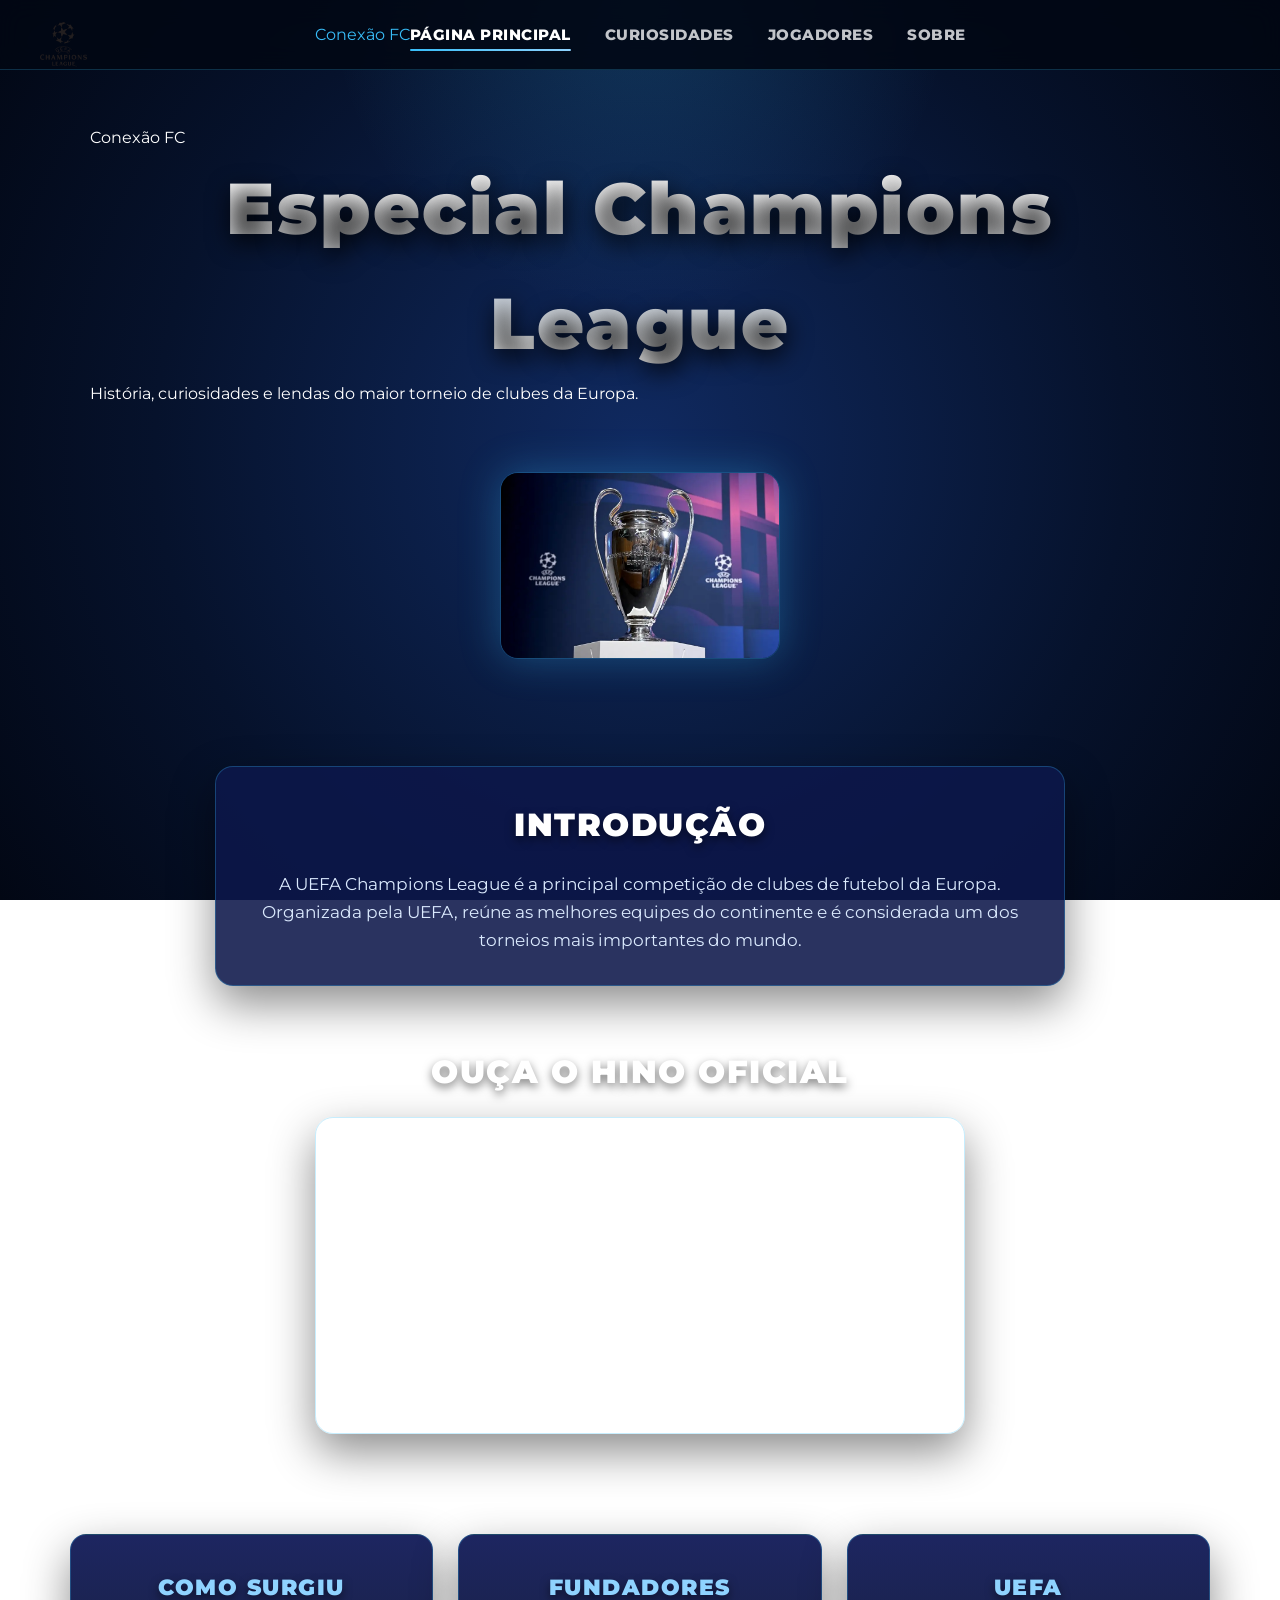
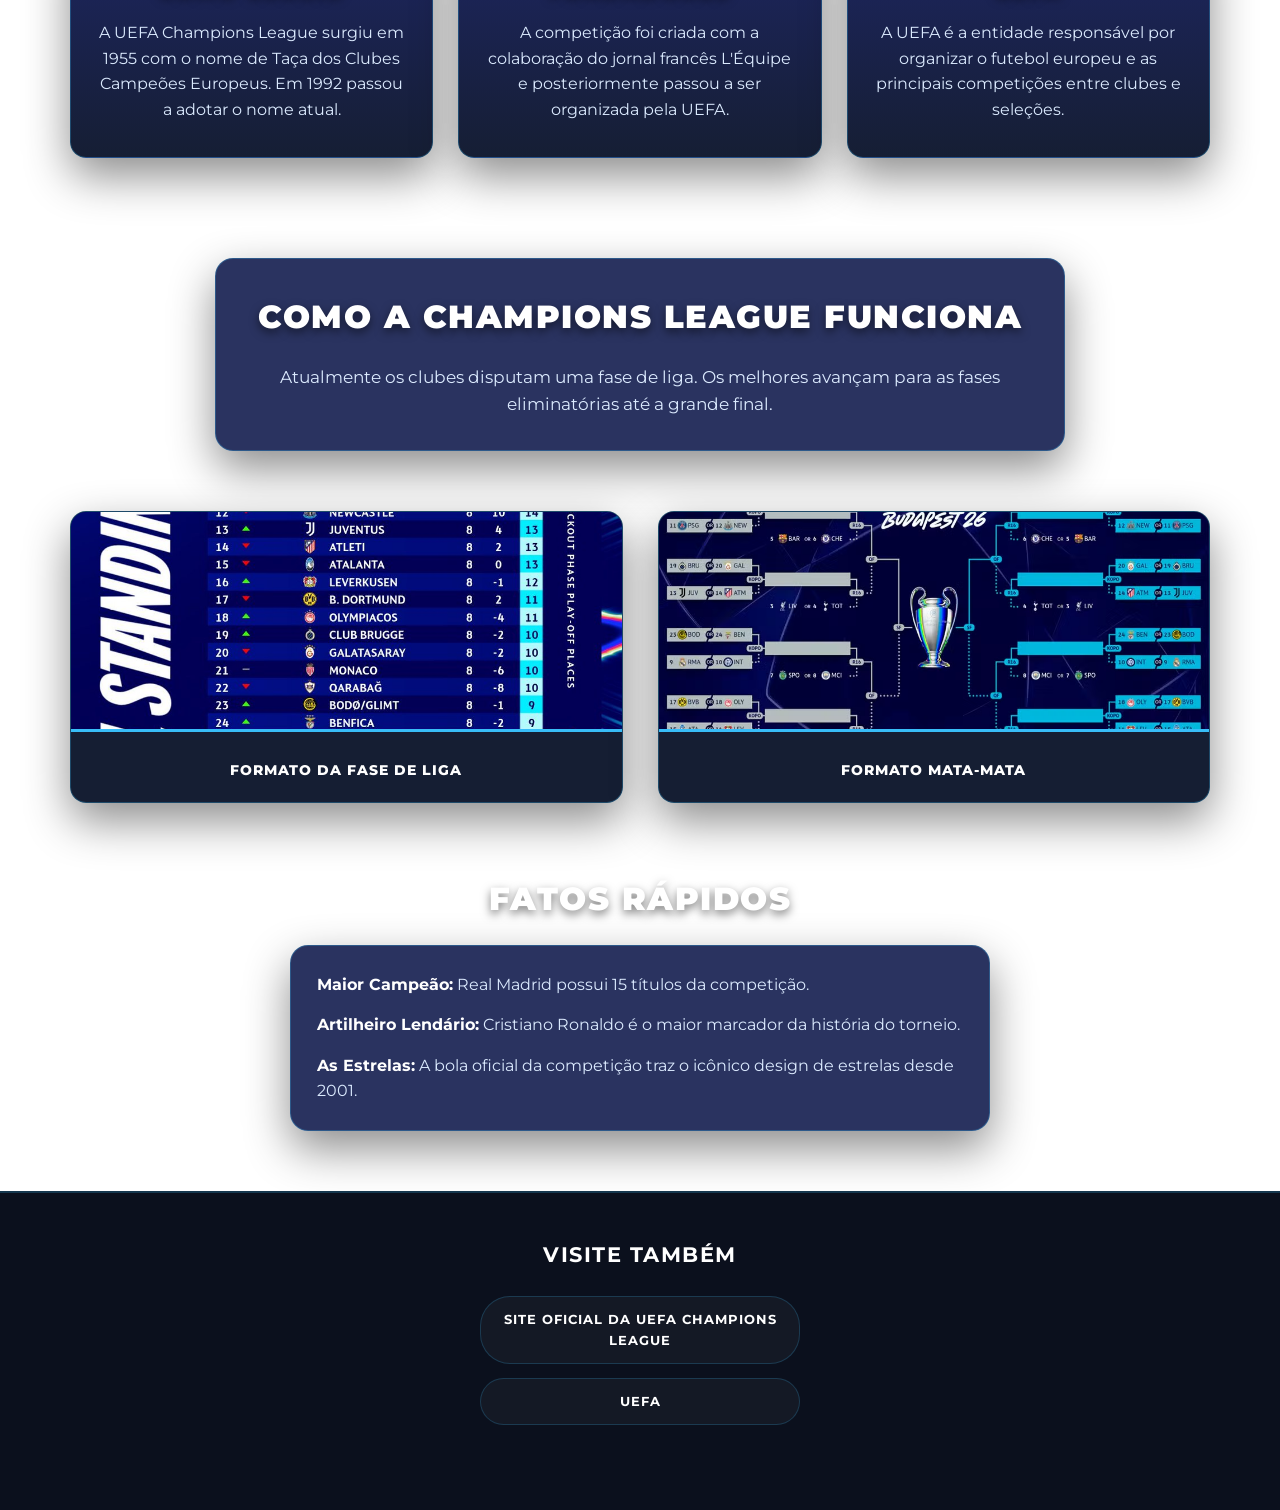
<file: index.html>
<!DOCTYPE html>
<html lang="pt-BR">

<head>
  <meta charset="UTF-8">
  <meta name="viewport" content="width=device-width, initial-scale=1.0">
  <link rel="icon" href="imagens_pietro/logo-champions.png">
  <title>Conexão FC | Página Principal</title>
  <link rel="stylesheet" href="style.css">
</head>

<body>
  <nav class="topo-site">
    <div class="topo-caixa">
      <a href="index.html" class="marca-site">
        <img src="imagens_pietro/logo-champions.png" alt="Logo Champions" class="topo-logo">
        <span>Conexão FC</span>
      </a>

      <ul class="topo-links">
        <li><a href="index.html" class="active">Página Principal</a></li>
        <li><a href="curiosidades.html">Curiosidades</a></li>
        <li><a href="jogadores.html">Jogadores</a></li>
        <li><a href="sobre.html">Sobre</a></li>
      </ul>
    </div>
  </nav>

  <header>
    <p class="marca-pagina">Conexão FC</p>
    <h1>Especial Champions League</h1>
    <p class="subtitulo-site">
      História, curiosidades e lendas do maior torneio de clubes da Europa.
    </p>
  </header>

  <main>
    <section class="secao-taca">
      <img src="imgs-pedro/taça-champions.webp" alt="Taça da Champions League">
    </section>

    <section id="historia">
      <h2>Introdução</h2>
      <p>
        A UEFA Champions League é a principal competição de clubes de futebol da Europa.
        Organizada pela UEFA, reúne as melhores equipes do continente e é considerada
        um dos torneios mais importantes do mundo.
      </p>
    </section>

    <section id="hino">
      <h2>Ouça o hino oficial</h2>

      <div class="video-container">
        <iframe width="560" height="315" src="https://www.youtube.com/embed/3b3mJMNQVn8?si=lM8RnhrhBqioe4Ml"
          title="YouTube video player" frameborder="0"
          allow="accelerometer; autoplay; clipboard-write; encrypted-media; gyroscope; picture-in-picture; web-share"
          referrerpolicy="strict-origin-when-cross-origin" allowfullscreen>
        </iframe>
      </div>
    </section>

    <section id="informacoes">
      <div class="caixa">
        <h2>Como Surgiu</h2>
        <p>
          A UEFA Champions League surgiu em 1955 com o nome de Taça dos Clubes Campeões
          Europeus. Em 1992 passou a adotar o nome atual.
        </p>
      </div>

      <div class="caixa">
        <h2>Fundadores</h2>
        <p>
          A competição foi criada com a colaboração do jornal francês L'Équipe e
          posteriormente passou a ser organizada pela UEFA.
        </p>
      </div>

      <div class="caixa">
        <h2>UEFA</h2>
        <p>
          A UEFA é a entidade responsável por organizar o futebol europeu e as principais
          competições entre clubes e seleções.
        </p>
      </div>
    </section>

    <section id="formato">
      <h2>Como a Champions League Funciona</h2>
      <p>
        Atualmente os clubes disputam uma fase de liga. Os melhores avançam para as
        fases eliminatórias até a grande final.
      </p>
    </section>

    <section class="formatos-imagens">
      <div>
        <img src="imgs-pedro/imagem fase de liga.jpg" alt="Fase da liga">
        <p>Formato da Fase de Liga</p>
      </div>

      <div>
        <img src="imgs-pedro/imagem fase mata-mata.avif" alt="Mata-Mata">
        <p>Formato Mata-Mata</p>
      </div>
    </section>
  </main>

  <section id="noticias">
    <h2>Fatos Rápidos</h2>

    <ul class="lista-noticias">
      <li><strong>Maior Campeão:</strong> Real Madrid possui 15 títulos da competição.</li>
      <li><strong>Artilheiro Lendário:</strong> Cristiano Ronaldo é o maior marcador da história do torneio.</li>
      <li><strong>As Estrelas:</strong> A bola oficial da competição traz o icônico design de estrelas desde 2001.</li>
    </ul>
  </section>

  <footer>
    <section class="visite">
      <h3>Visite também</h3>

      <ul>
        <li>
          <a href="https://www.uefa.com/uefachampionsleague/" target="_blank">
            Site Oficial da UEFA Champions League
          </a>
        </li>

        <li>
          <a href="https://www.uefa.com/" target="_blank">UEFA</a>
        </li>
      </ul>
    </section>
  </footer>

  <script src="script.js"></script>
</body>

</html>
</file>
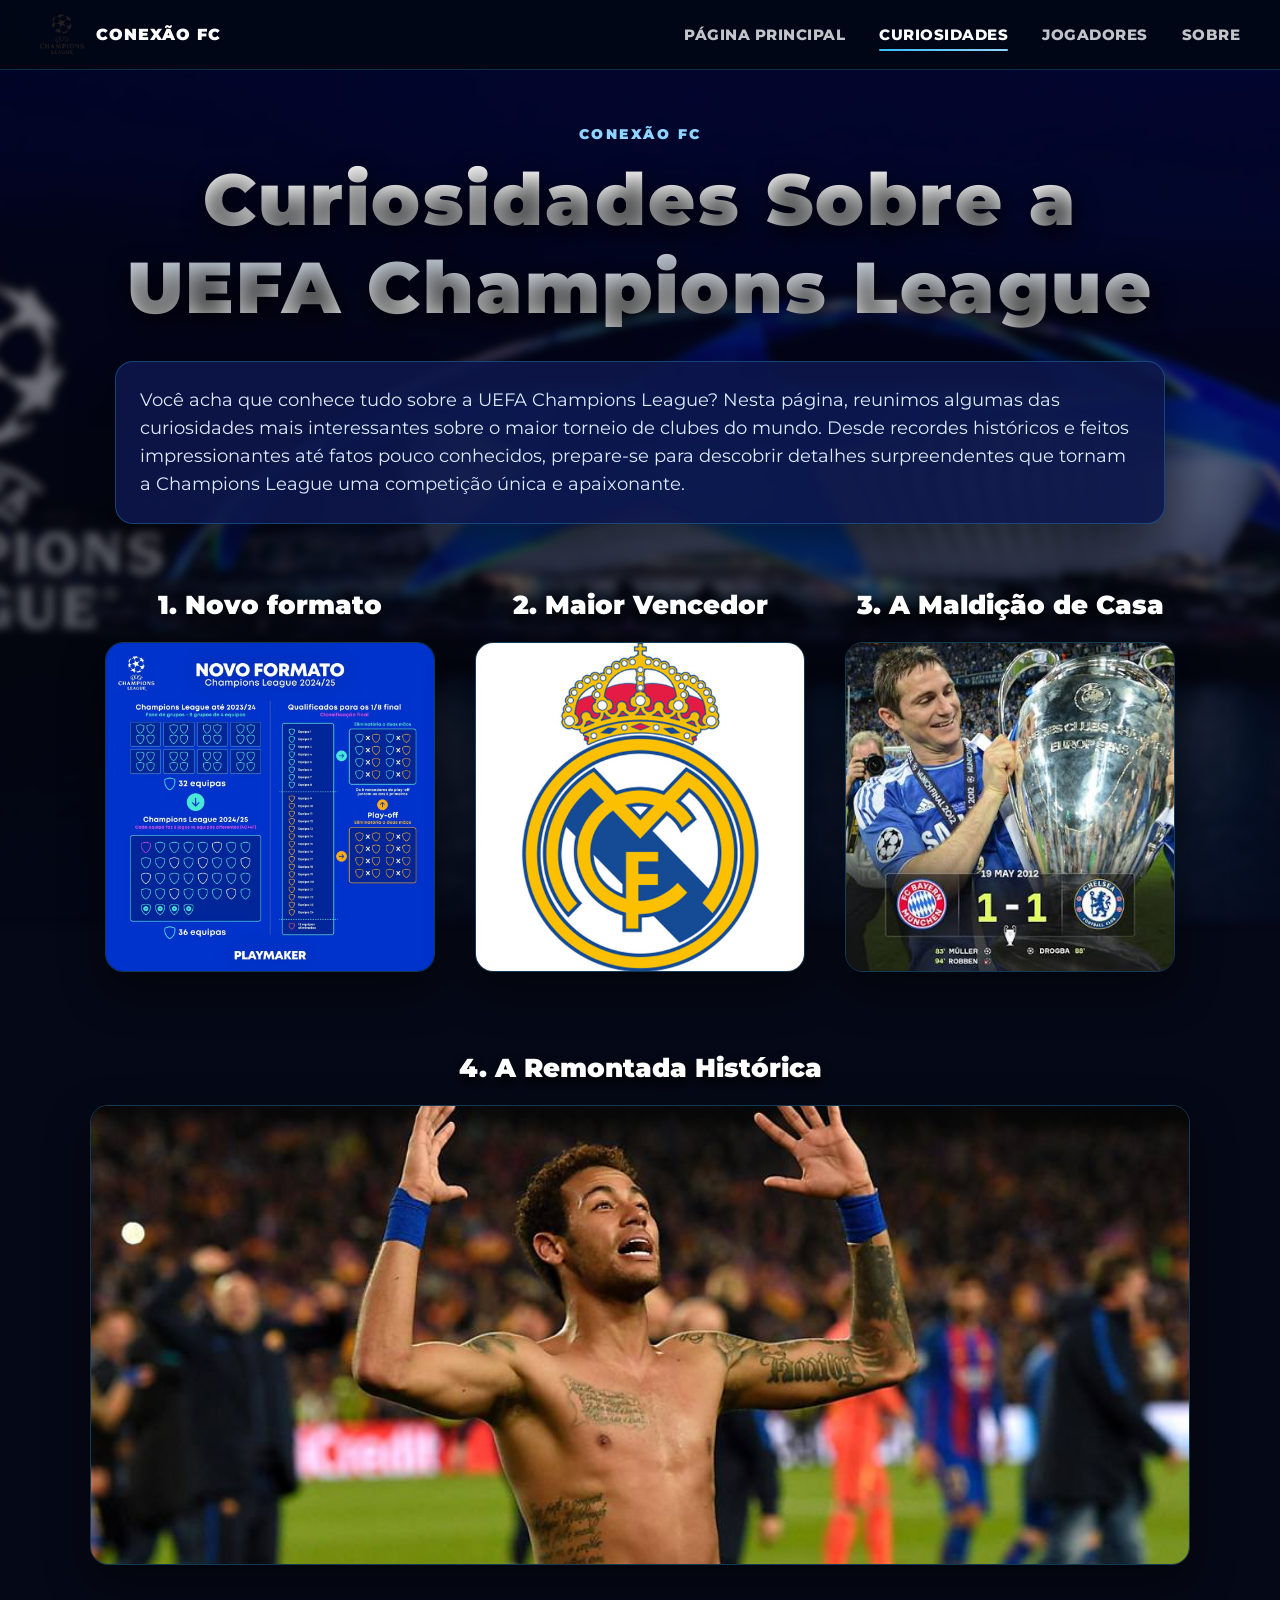
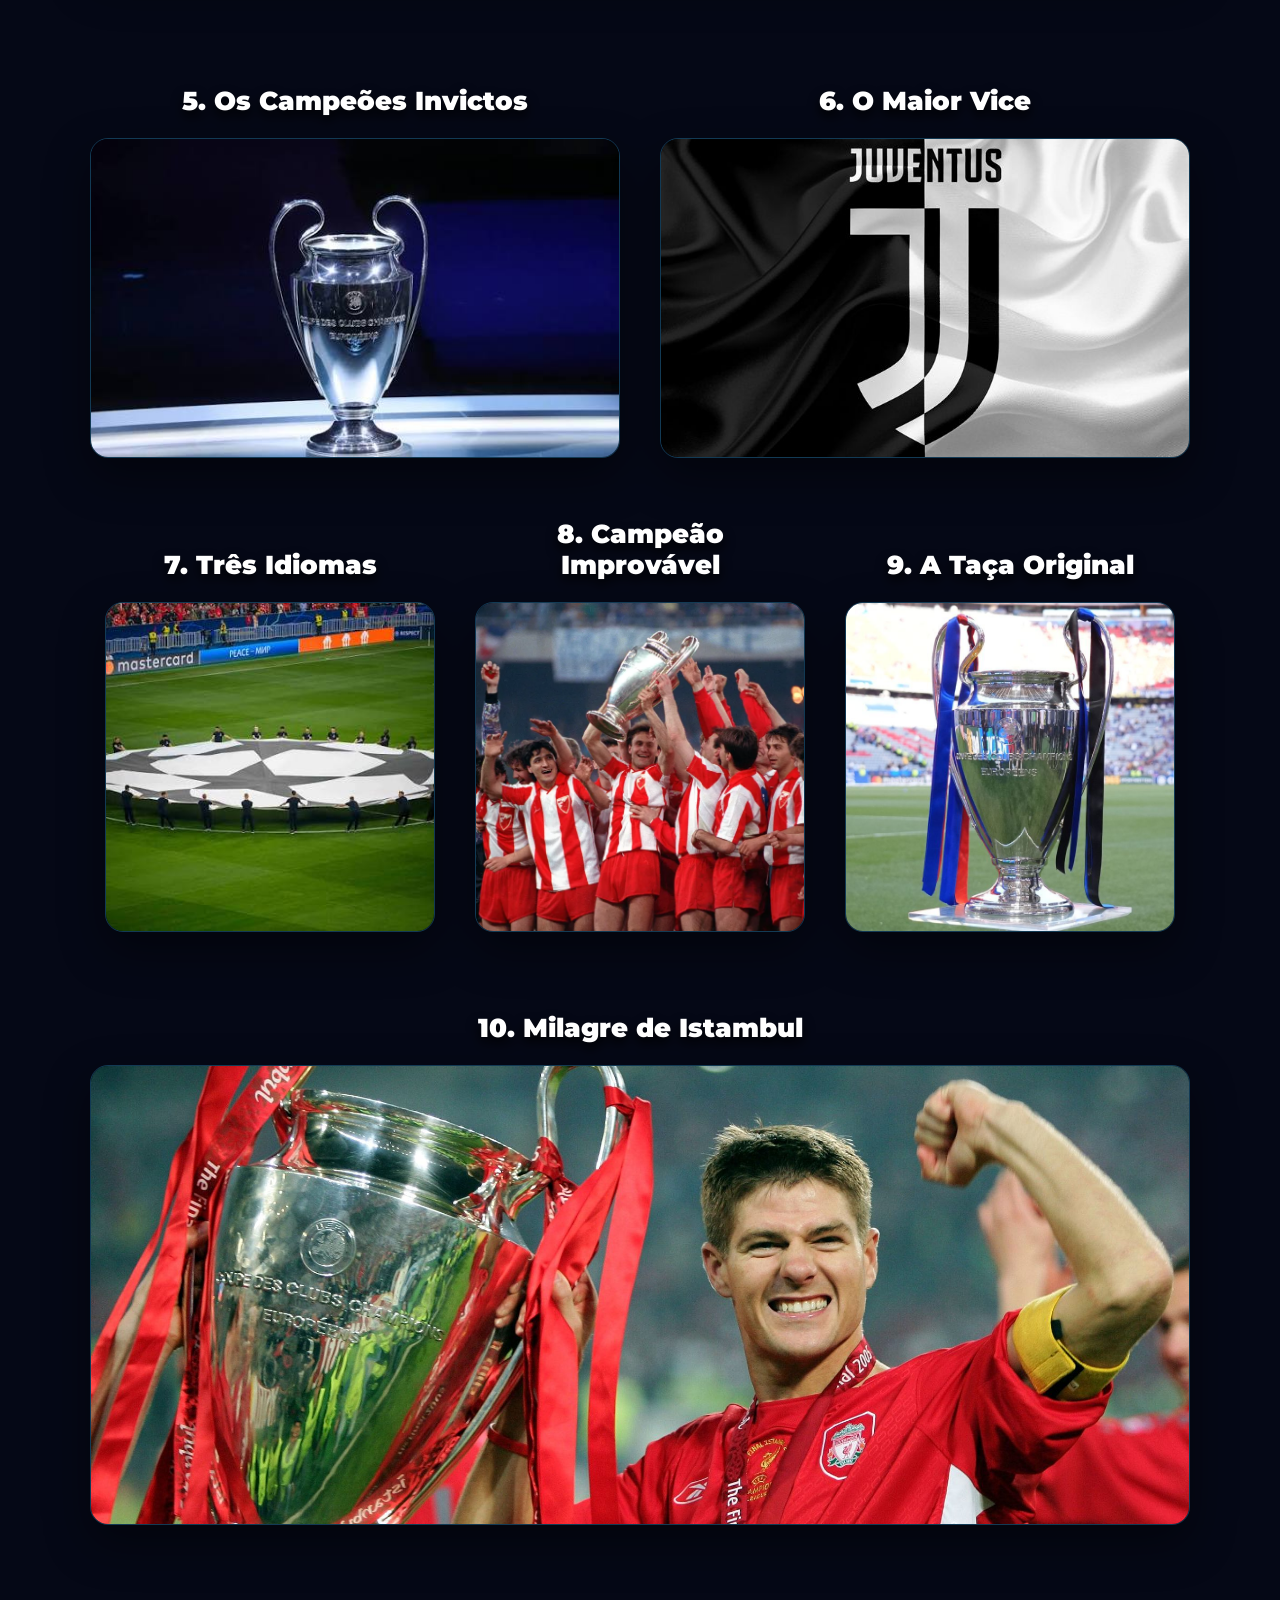
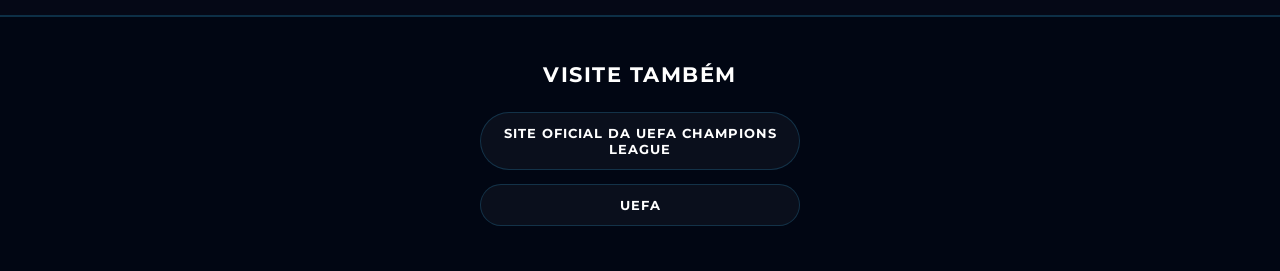
<file: curiosidades.html>
<!DOCTYPE html>
<html lang="pt-BR">

<head>
  <meta charset="UTF-8">
  <meta name="viewport" content="width=device-width, initial-scale=1.0">
  <link rel="icon" href="imagens_pietro/logo-champions.png">
  <link rel="stylesheet" href="curiosidades.css">
  <title>Conexão FC | Curiosidades</title>
</head>

<body>
  <nav class="topo-site">
    <div class="topo-caixa">
      <a href="index.html" class="marca-site">
        <img src="imagens_pietro/logo-champions.png" alt="Logo Champions" class="topo-logo">
        <span>Conexão FC</span>
      </a>

      <ul class="topo-links">
        <li><a href="index.html">Página Principal</a></li>
        <li><a href="curiosidades.html" class="active">Curiosidades</a></li>
        <li><a href="jogadores.html">Jogadores</a></li>
        <li><a href="sobre.html">Sobre</a></li>
      </ul>
    </div>
  </nav>

  <div class="fundo"></div>

  <header>
    <p class="marca-pagina">Conexão FC</p>

    <h1>Curiosidades Sobre a UEFA Champions League</h1>

    <p class="intro">
      Você acha que conhece tudo sobre a UEFA Champions League? Nesta página, reunimos algumas das curiosidades mais
      interessantes sobre o maior torneio de clubes do mundo. Desde recordes históricos e feitos impressionantes até
      fatos pouco conhecidos, prepare-se para descobrir detalhes surpreendentes que tornam a Champions League uma
      competição única e apaixonante.
    </p>
  </header>

  <main>
    <div class="card">
      <h3 class="timg">1. Novo formato</h3>
      <img src="imagens_pietro/formato.jpg" alt="Champions League" class="imagem">

      <div class="texto">
        <h4>Fase de liga</h4>
        <p>
          A partir da temporada 2024/25, a UEFA Champions League adotou um novo formato com 36 equipes e uma fase de
          liga única, substituindo os tradicionais grupos. Cada clube disputa oito jogos contra adversários diferentes.
        </p>
      </div>
    </div>

    <div class="card">
      <h3 class="timg">2. Maior Vencedor</h3>
      <img src="imagens_pietro/real.jpg" alt="Real Madrid" class="imagem">

      <div class="texto">
        <h4>Real Madrid</h4>
        <p>
          O Real Madrid é o clube mais dominante da história do torneio. O time espanhol já conquistou a taça 15 vezes,
          abrindo uma grande vantagem para o segundo colocado, o Milan, que possui 7 títulos.
        </p>
      </div>
    </div>

    <div class="card">
      <h3 class="timg">3. A Maldição de Casa</h3>
      <img src="imagens_pietro/alianz.jfif" alt="Estádio Allianz Arena" class="imagem">

      <div class="texto">
        <h4>O Tabu do Estádio</h4>
        <p>
          Disputar a grande final da Champions League no próprio estádio parece uma vantagem enorme, mas historicamente
          poucos clubes conseguiram ser campeões jogando a decisão em casa.
        </p>
      </div>
    </div>

    <div class="card destaque">
      <h3 class="timg">4. A Remontada Histórica</h3>
      <img src="imagens_pietro/remontada.jpg" alt="Remontada do Barcelona" class="imagem">

      <div class="texto">
        <h4>O Impossível Aconteceu no Camp Nou</h4>
        <p>
          No dia 8 de março de 2017, o Camp Nou foi palco do maior milagre da história da Champions League.
          Após sofrer uma goleada humilhante por 4 a 0 para o PSG no jogo de ida das oitavas de final, o
          Barcelona precisava de um feito inédito para se classificar. Liderada por uma atuação monumental
          de Neymar, a equipe catalã abriu 3 a 0, mas sofreu um balde de água fria com o gol de Cavani.
          Quando tudo parecia perdido, o Barça marcou três gols impressionantes após os 88 minutos de jogo.
          O gol da classificação heroica veio aos 95 minutos, dos pés de Sergi Roberto, selando o placar
          histórico de 6 a 1 e provando que, no futebol, o impossível é apenas uma questão de tempo.
        </p>
      </div>
    </div>

    <div class="card duplo">
      <h3 class="timg">5. Os Campeões Invictos</h3>
      <img src="imagens_pietro/taça.jfif" alt="Taça da Champions League" class="imagem">

      <div class="texto">
        <h4>A Campanha Perfeita</h4>
        <p>
          Conquistar a Champions League sem perder nenhuma partida é um feito raro. Apenas alguns clubes conseguiram
          levantar a taça de forma invicta ao longo da história da competição.
        </p>
      </div>
    </div>

    <div class="card duplo">
      <h3 class="timg">6. O Maior Vice</h3>
      <img src="imagens_pietro/juventus.jpg" alt="Juventus" class="imagem">

      <div class="texto">
        <h4>A Maldição da Juventus</h4>
        <p>
          A Juventus é um dos clubes com mais finais disputadas na Champions, mas também carrega um histórico doloroso
          de vice-campeonatos na competição europeia.
        </p>
      </div>
    </div>

    <div class="card">
      <h3 class="timg">7. Três Idiomas</h3>
      <img src="imagens_pietro/hino.jfif" alt="Hino da Champions League" class="imagem">

      <div class="texto">
        <h4>A Letra do Hino</h4>
        <p>
          Criado em 1992, o hino oficial da Champions League mistura três línguas oficiais da UEFA: inglês, francês e
          alemão.
        </p>
      </div>
    </div>

    <div class="card">
      <h3 class="timg">8. Campeão Improvável</h3>
      <img src="imagens_pietro/estrelavermelha.webp" alt="Estrela Vermelha" class="imagem">

      <div class="texto">
        <h4>Estrela Vermelha</h4>
        <p>
          Em 1991, o Estrela Vermelha, da Sérvia, surpreendeu o continente ao conquistar o título europeu, vencendo uma
          campanha histórica.
        </p>
      </div>
    </div>

    <div class="card">
      <h3 class="timg">9. A Taça Original</h3>
      <img src="imagens_pietro/trofeu.jfif" alt="Troféu da Champions League" class="imagem">

      <div class="texto">
        <h4>A Regra da Posse</h4>
        <p>
          Antigamente, clubes que vencessem o torneio três vezes seguidas ou cinco vezes no total podiam ficar com a
          taça original. Hoje, a UEFA mantém o troféu verdadeiro.
        </p>
      </div>
    </div>

    <div class="card destaque">
      <h3 class="timg">10. Milagre de Istambul</h3>
      <img src="imagens_pietro/istambul.jpg" alt="Final de Istambul" class="imagem">

      <div class="texto">
        <h4>A Virada do Século</h4>
        <p>
          A decisão de 2005 no Estádio Olímpico Atatürk é considerada por muitos a maior final de todos os tempos.
          No primeiro tempo, o poderoso Milan dominou completamente e abriu uma vantagem avassaladora de 3 a 0.
          O jogo parecia liquidado, mas o Liverpool voltou do intervalo determinado a desafiar a lógica. Em um
          intervalo de apenas seis minutos no segundo tempo, liderados pelo capitão Steven Gerrard, os ingleses
          marcaram três gols e empataram a partida de forma inacreditável. Após segurar a prorrogação com defesas
          milagrosas do goleiro Jerzy Dudek, o Liverpool coroou a reação mais espetacular da história do torneio
          vencendo nos pênaltis, eternizando o confronto como o verdadeiro "Milagre de Istambul".
        </p>
      </div>
    </div>
  </main>

  <footer>
    <section class="visite">
      <h3>Visite também</h3>

      <ul>
        <li>
          <a href="https://www.uefa.com/uefachampionsleague/" target="_blank">
            Site Oficial da UEFA Champions League
          </a>
        </li>

        <li>
          <a href="https://www.uefa.com/" target="_blank">
            UEFA
          </a>
        </li>
      </ul>
    </section>
  </footer>

  <script src="curiosidades.js"></script>
</body>

</html>
</file>
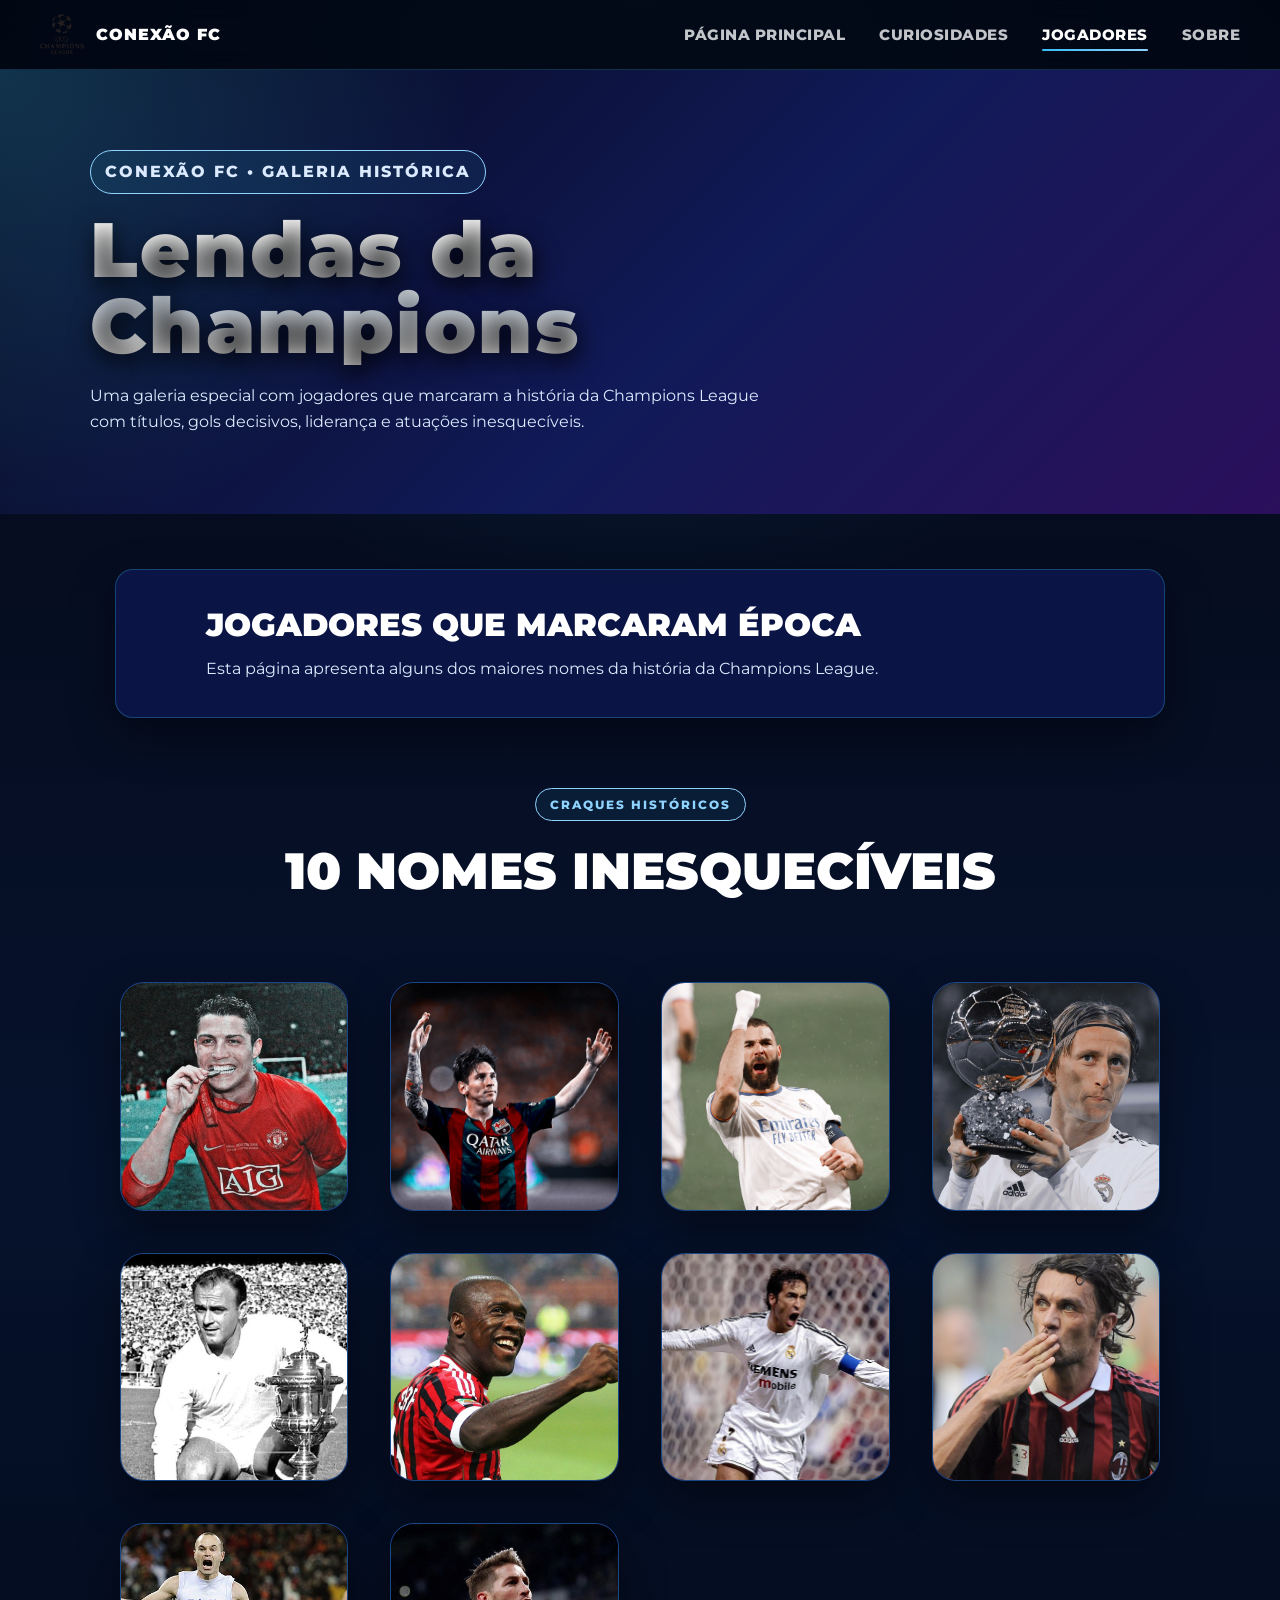
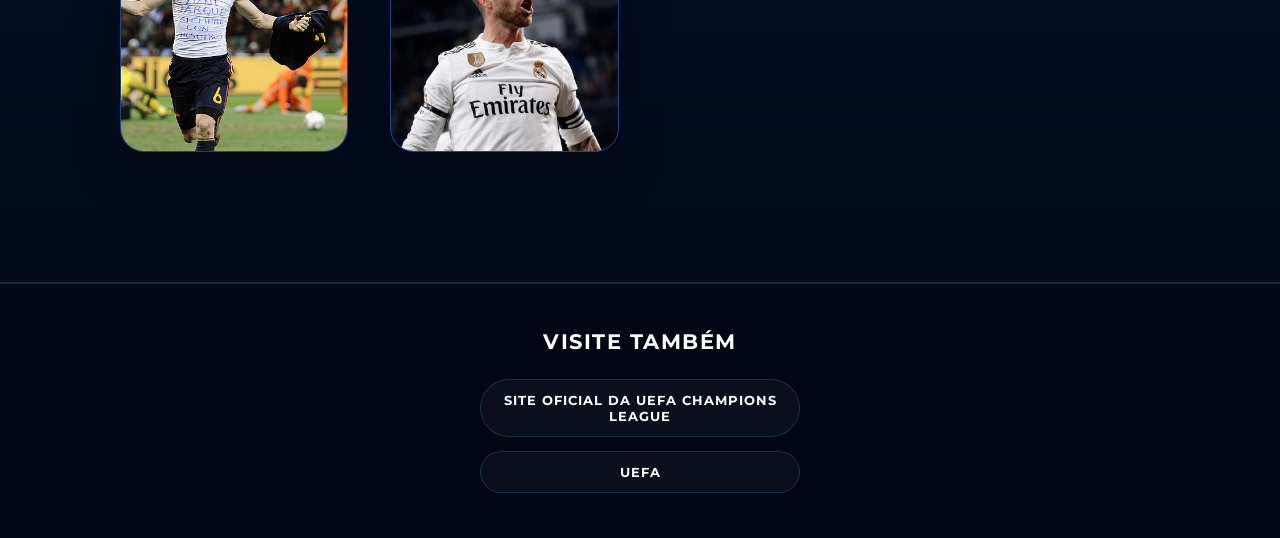
<file: jogadores.html>
<!DOCTYPE html>
<html lang="pt-BR">

<head>
  <meta charset="UTF-8">
  <meta name="viewport" content="width=device-width, initial-scale=1.0">
  <link rel="icon" href="imagens_pietro/logo-champions.png">
  <title>Conexão FC | Jogadores</title>
  <link rel="stylesheet" href="jogadores.css">
</head>

<body>
  <nav class="topo-site">
    <div class="topo-caixa">
      <a href="index.html" class="marca-site">
        <img src="imagens_pietro/logo-champions.png" alt="Logo Champions" class="topo-logo">
        <span>Conexão FC</span>
      </a>

      <ul class="topo-links">
        <li><a href="index.html">Página Principal</a></li>
        <li><a href="curiosidades.html">Curiosidades</a></li>
        <li><a href="jogadores.html" class="active">Jogadores</a></li>
        <li><a href="sobre.html">Sobre</a></li>
      </ul>
    </div>
  </nav>

  <main>
    <section class="hero">
      <div class="hero-texto">
        <p class="tag">Conexão FC • galeria histórica</p>

        <h1>Lendas da Champions</h1>

        <p>
          Uma galeria especial com jogadores que marcaram a história da Champions League
          com títulos, gols decisivos, liderança e atuações inesquecíveis.
        </p>
      </div>
    </section>

    <section class="intro">
      <h2>Jogadores que marcaram época</h2>

      <p>
        Esta página apresenta alguns dos maiores nomes da história da Champions League.
      </p>
    </section>

    <section class="galeria-jogadores">
      <div class="titulo-galeria">
        <p class="tag">craques históricos</p>
        <h2>10 nomes inesquecíveis</h2>
      </div>

      <div class="lista-jogadores">

        <article class="bloco-jogador">
          <div class="area-foto">
            <img src="imgs_arthur/cristiano-ronaldo.jpg" alt="Cristiano Ronaldo">
          </div>

          <div class="area-texto">
            <p class="posicao">Atacante</p>
            <h3>Cristiano Ronaldo</h3>

            <div class="dados">
              <span>5 títulos</span>
              <span>Maior artilheiro</span>
              <span>Decisivo</span>
            </div>

            <p>
              Cristiano Ronaldo é um dos maiores símbolos da Champions League.
              Ficou conhecido por decidir jogos eliminatórios, marcar gols históricos
              e aparecer nos momentos de maior pressão.
            </p>
          </div>
        </article>

        <article class="bloco-jogador">
          <div class="area-foto">
            <img src="imgs_arthur/lionel-messi.jpg" alt="Lionel Messi">
          </div>

          <div class="area-texto">
            <p class="posicao">Atacante</p>
            <h3>Lionel Messi</h3>

            <div class="dados">
              <span>4 títulos</span>
              <span>Gênio ofensivo</span>
              <span>Barcelona</span>
            </div>

            <p>
              Lionel Messi marcou a competição com dribles, passes, gols e atuações brilhantes.
              Foi protagonista em campanhas históricas do Barcelona.
            </p>
          </div>
        </article>

        <article class="bloco-jogador">
          <div class="area-foto">
            <img src="imgs_arthur/karim-benzema.jpg" alt="Karim Benzema">
          </div>

          <div class="area-texto">
            <p class="posicao">Atacante</p>
            <h3>Karim Benzema</h3>

            <div class="dados">
              <span>5 títulos</span>
              <span>Gols decisivos</span>
              <span>Real Madrid</span>
            </div>

            <p>
              Karim Benzema foi peça essencial em grandes campanhas do Real Madrid.
              Além dos gols, destacou-se pela inteligência e capacidade de decidir partidas importantes.
            </p>
          </div>
        </article>

        <article class="bloco-jogador">
          <div class="area-foto">
            <img src="imgs_arthur/luka-modric.jpg" alt="Luka Modrić">
          </div>

          <div class="area-texto">
            <p class="posicao">Meio-campista</p>
            <h3>Luka Modrić</h3>

            <div class="dados">
              <span>6 títulos</span>
              <span>Controle de jogo</span>
              <span>Classe</span>
            </div>

            <p>
              Luka Modrić foi um dos grandes maestros da competição. Com visão de jogo,
              técnica refinada e calma em momentos decisivos, comandou o meio-campo em campanhas vitoriosas.
            </p>
          </div>
        </article>

        <article class="bloco-jogador">
          <div class="area-foto">
            <img src="imgs_arthur/alfredo-di-stefano.jpg" alt="Alfredo Di Stéfano">
          </div>

          <div class="area-texto">
            <p class="posicao">Atacante</p>
            <h3>Alfredo Di Stéfano</h3>

            <div class="dados">
              <span>5 títulos</span>
              <span>Lenda histórica</span>
              <span>Real Madrid</span>
            </div>

            <p>
              Alfredo Di Stéfano foi um dos primeiros grandes nomes da história europeia.
              Sua importância ajudou a construir a tradição continental do Real Madrid.
            </p>
          </div>
        </article>

        <article class="bloco-jogador">
          <div class="area-foto">
            <img src="imgs_arthur/clarence-seedorf.jpg" alt="Clarence Seedorf">
          </div>

          <div class="area-texto">
            <p class="posicao">Meio-campista</p>
            <h3>Clarence Seedorf</h3>

            <div class="dados">
              <span>4 títulos</span>
              <span>Meio-campo</span>
              <span>Vários clubes</span>
            </div>

            <p>
              Clarence Seedorf foi um meio-campista completo, técnico e experiente.
              Ficou marcado por vencer a Champions em diferentes momentos.
            </p>
          </div>
        </article>

        <article class="bloco-jogador">
          <div class="area-foto">
            <img src="imgs_arthur/raul-gonzalez.jpg" alt="Raúl González">
          </div>

          <div class="area-texto">
            <p class="posicao">Atacante</p>
            <h3>Raúl González</h3>

            <div class="dados">
              <span>3 títulos</span>
              <span>Ídolo merengue</span>
              <span>Referência</span>
            </div>

            <p>
              Raúl González foi ícone do Real Madrid e referência de liderança,
              regularidade e faro de gol na Champions League.
            </p>
          </div>
        </article>

        <article class="bloco-jogador">
          <div class="area-foto">
            <img src="imgs_arthur/paolo-maldini.jpg" alt="Paolo Maldini">
          </div>

          <div class="area-texto">
            <p class="posicao">Defensor</p>
            <h3>Paolo Maldini</h3>

            <div class="dados">
              <span>5 títulos</span>
              <span>Lenda do Milan</span>
              <span>Defesa</span>
            </div>

            <p>
              Paolo Maldini representa tradição, liderança e excelência defensiva.
              Sua carreira marcou profundamente a história do Milan e do futebol europeu.
            </p>
          </div>
        </article>

        <article class="bloco-jogador">
          <div class="area-foto">
            <img src="imgs_arthur/andres-iniesta.jpg" alt="Andrés Iniesta">
          </div>

          <div class="area-texto">
            <p class="posicao">Meio-campista</p>
            <h3>Andrés Iniesta</h3>

            <div class="dados">
              <span>4 títulos</span>
              <span>Técnica</span>
              <span>Barcelona</span>
            </div>

            <p>
              Andrés Iniesta foi símbolo de criatividade, inteligência e elegância.
              Foi peça-chave em uma das fases mais marcantes do Barcelona.
            </p>
          </div>
        </article>

        <article class="bloco-jogador">
          <div class="area-foto">
            <img src="imgs_arthur/sergio-ramos.jpg" alt="Sergio Ramos">
          </div>

          <div class="area-texto">
            <p class="posicao">Zagueiro</p>
            <h3>Sergio Ramos</h3>

            <div class="dados">
              <span>4 títulos</span>
              <span>Liderança</span>
              <span>Gols decisivos</span>
            </div>

            <p>
              Sergio Ramos foi um capitão marcante, conhecido pela força defensiva,
              liderança e por aparecer com gols decisivos em momentos de enorme pressão.
            </p>
          </div>
        </article>

      </div>
    </section>
  </main>

  <footer>
    <section class="visite">
      <h3>Visite também</h3>

      <ul>
        <li>
          <a href="https://www.uefa.com/uefachampionsleague/" target="_blank">
            Site Oficial da UEFA Champions League
          </a>
        </li>

        <li>
          <a href="https://www.uefa.com/" target="_blank">UEFA</a>
        </li>
      </ul>
    </section>
  </footer>

  <script src="script.js"></script>
  <script src="jogadores.js"></script>
</body>

</html>
</file>
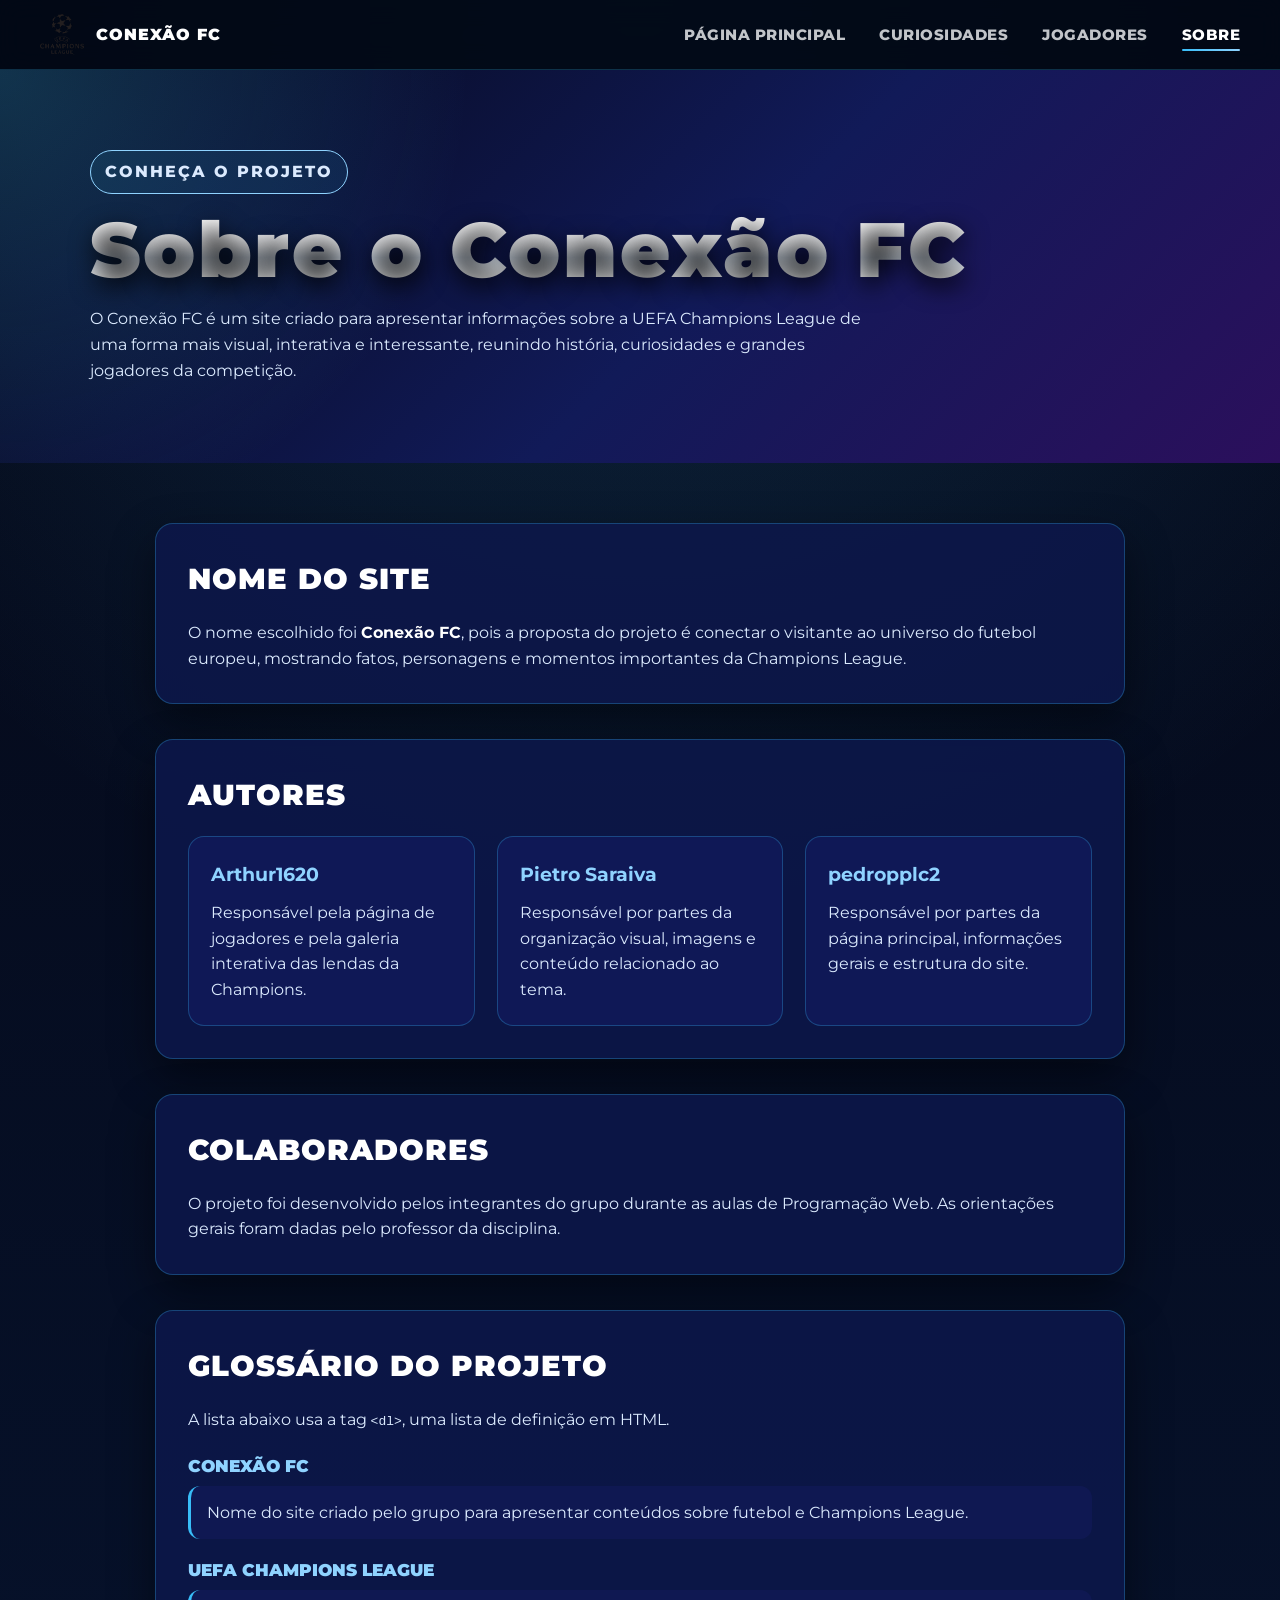
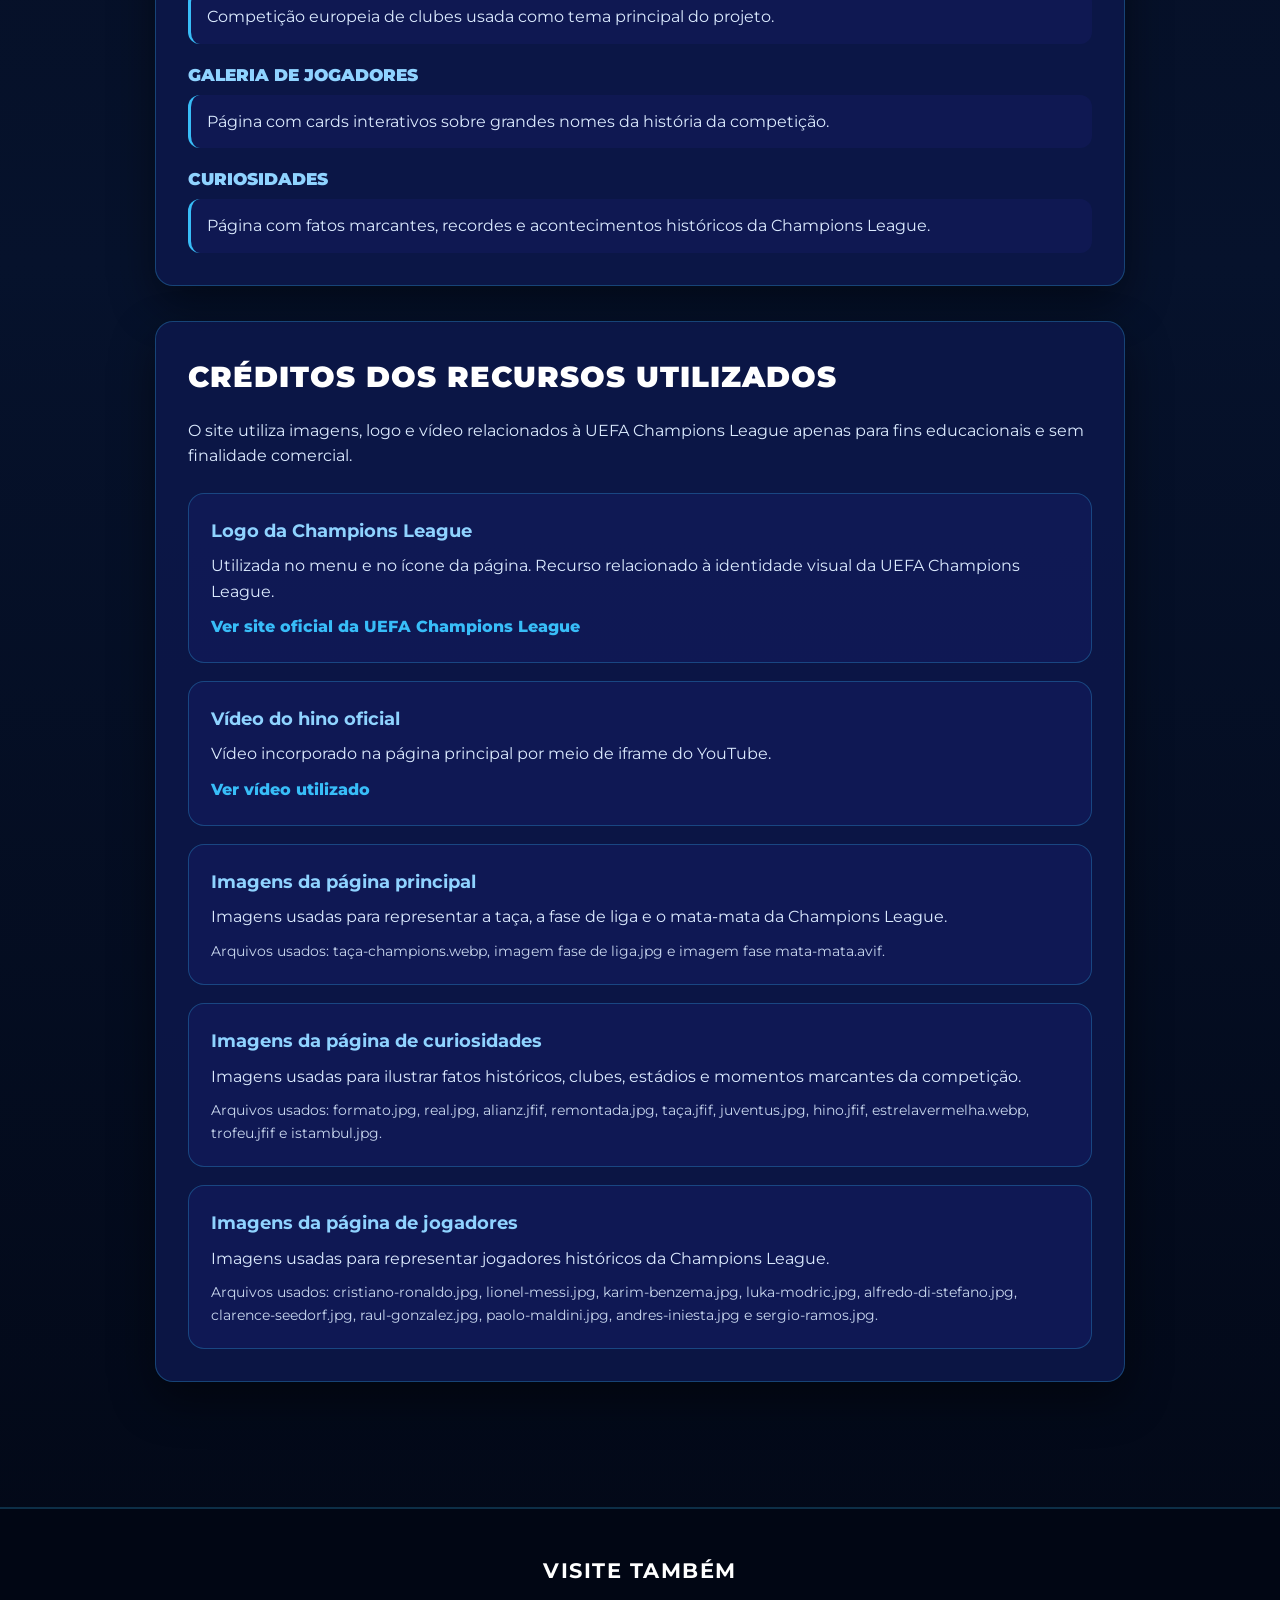
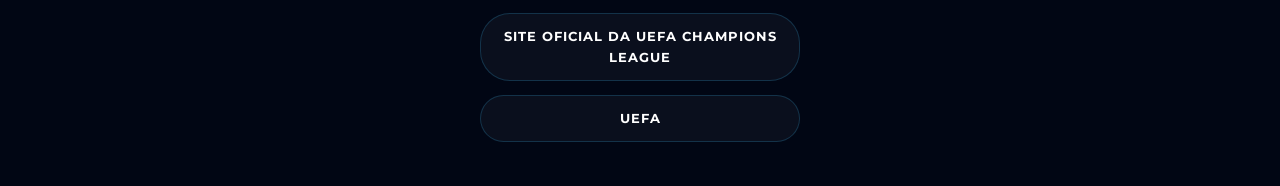
<file: sobre.html>
<!DOCTYPE html>
<html lang="pt-BR">

<head>
  <meta charset="UTF-8">
  <meta name="viewport" content="width=device-width, initial-scale=1.0">
  <link rel="icon" href="imagens_pietro/logo-champions.png">
  <title>Conexão FC | Sobre</title>
  <link rel="stylesheet" href="sobre.css">
</head>

<body>
  <nav class="topo-site">
    <div class="topo-caixa">
      <a href="index.html" class="marca-site">
        <img src="imagens_pietro/logo-champions.png" alt="Logo Champions" class="topo-logo">
        <span>Conexão FC</span>
      </a>

      <ul class="topo-links">
        <li><a href="index.html">Página Principal</a></li>
        <li><a href="curiosidades.html">Curiosidades</a></li>
        <li><a href="jogadores.html">Jogadores</a></li>
        <li><a href="sobre.html" class="active">Sobre</a></li>
      </ul>
    </div>
  </nav>

  <header class="hero-sobre">
    <p class="tag">conheça o projeto</p>

    <h1>Sobre o Conexão FC</h1>

    <p>
      O Conexão FC é um site criado para apresentar informações sobre a UEFA Champions League
      de uma forma mais visual, interativa e interessante, reunindo história, curiosidades e
      grandes jogadores da competição.
    </p>
  </header>

  <main>
    <section class="card-sobre">
      <h2>Nome do site</h2>

      <p>
        O nome escolhido foi <strong>Conexão FC</strong>, pois a proposta do projeto é conectar
        o visitante ao universo do futebol europeu, mostrando fatos, personagens e momentos
        importantes da Champions League.
      </p>
    </section>

    <section class="card-sobre">
      <h2>Autores</h2>

      <div class="autores">
        <article>
          <h3>Arthur1620</h3>
          <p>Responsável pela página de jogadores e pela galeria interativa das lendas da Champions.</p>
        </article>

        <article>
          <h3>Pietro Saraiva</h3>
          <p>Responsável por partes da organização visual, imagens e conteúdo relacionado ao tema.</p>
        </article>

        <article>
          <h3>pedropplc2</h3>
          <p>Responsável por partes da página principal, informações gerais e estrutura do site.</p>
        </article>
      </div>
    </section>

    <section class="card-sobre">
      <h2>Colaboradores</h2>

      <p>
        O projeto foi desenvolvido pelos integrantes do grupo durante as aulas de Programação Web.
        As orientações gerais foram dadas pelo professor da disciplina.
      </p>
    </section>

    <section class="card-sobre">
      <h2>Glossário do projeto</h2>

      <p>
        A lista abaixo usa a tag <code>&lt;dl&gt;</code>, uma lista de definição em HTML.
      </p>

      <dl class="lista-definicoes">
        <dt>Conexão FC</dt>
        <dd>Nome do site criado pelo grupo para apresentar conteúdos sobre futebol e Champions League.</dd>

        <dt>UEFA Champions League</dt>
        <dd>Competição europeia de clubes usada como tema principal do projeto.</dd>

        <dt>Galeria de jogadores</dt>
        <dd>Página com cards interativos sobre grandes nomes da história da competição.</dd>

        <dt>Curiosidades</dt>
        <dd>Página com fatos marcantes, recordes e acontecimentos históricos da Champions League.</dd>
      </dl>
    </section>

    <section class="card-sobre">
      <h2>Créditos dos recursos utilizados</h2>

      <p>
        O site utiliza imagens, logo e vídeo relacionados à UEFA Champions League apenas para fins
        educacionais e sem finalidade comercial.
      </p>

      <div class="creditos">
        <article>
          <h3>Logo da Champions League</h3>
          <p>
            Utilizada no menu e no ícone da página. Recurso relacionado à identidade visual da UEFA Champions League.
          </p>
          <a href="https://www.uefa.com/uefachampionsleague/" target="_blank">Ver site oficial da UEFA Champions League</a>
        </article>

        <article>
          <h3>Vídeo do hino oficial</h3>
          <p>
            Vídeo incorporado na página principal por meio de iframe do YouTube.
          </p>
          <a href="https://www.youtube.com/embed/3b3mJMNQVn8?si=lM8RnhrhBqioe4Ml" target="_blank">Ver vídeo utilizado</a>
        </article>

        <article>
          <h3>Imagens da página principal</h3>
          <p>
            Imagens usadas para representar a taça, a fase de liga e o mata-mata da Champions League.
          </p>
          <p class="aviso">
            Arquivos usados: taça-champions.webp, imagem fase de liga.jpg e imagem fase mata-mata.avif.
          </p>
        </article>

        <article>
          <h3>Imagens da página de curiosidades</h3>
          <p>
            Imagens usadas para ilustrar fatos históricos, clubes, estádios e momentos marcantes da competição.
          </p>
          <p class="aviso">
            Arquivos usados: formato.jpg, real.jpg, alianz.jfif, remontada.jpg, taça.jfif,
            juventus.jpg, hino.jfif, estrelavermelha.webp, trofeu.jfif e istambul.jpg.
          </p>
        </article>

        <article>
          <h3>Imagens da página de jogadores</h3>
          <p>
            Imagens usadas para representar jogadores históricos da Champions League.
          </p>
          <p class="aviso">
            Arquivos usados: cristiano-ronaldo.jpg, lionel-messi.jpg, karim-benzema.jpg,
            luka-modric.jpg, alfredo-di-stefano.jpg, clarence-seedorf.jpg, raul-gonzalez.jpg,
            paolo-maldini.jpg, andres-iniesta.jpg e sergio-ramos.jpg.
          </p>
        </article>
      </div>
    </section>
  </main>

  <footer>
    <section class="visite">
      <h3>Visite também</h3>

      <ul>
        <li>
          <a href="https://www.uefa.com/uefachampionsleague/" target="_blank">
            Site Oficial da UEFA Champions League
          </a>
        </li>

        <li>
          <a href="https://www.uefa.com/" target="_blank">UEFA</a>
        </li>
      </ul>
    </section>
  </footer>

  <script src="script.js"></script>
</body>

</html>
</file>
<file: style.css>
@import url('https://fonts.googleapis.com/css2?family=Montserrat:wght@300;400;600;700;800;900&display=swap');

:root {
  --azul-fundo: #050816;
  --azul-profundo: #071142;
  --azul-card: #0d174b;
  --azul-card-2: #111a58;
  --azul-destaque: #38bdf8;
  --azul-destaque-2: #8fd3ff;
  --texto-principal: #f8fafc;
  --texto-suave: #dbeafe;
  --borda-azul: rgba(56, 189, 248, 0.28);
  --sombra-card: 0 18px 45px rgba(0, 0, 0, 0.45);
}

* {
  margin: 0;
  padding: 0;
  box-sizing: border-box;
}

html {
  scroll-behavior: smooth;
}

body {
  padding-top: 70px;
  overflow-x: hidden;
  background:
    radial-gradient(circle at top, rgba(56, 189, 248, 0.18), transparent 28%),
    radial-gradient(circle at center, #102a61 0%, #06122c 62%, #020714 100%);
  background-attachment: fixed;
  color: var(--texto-principal);
  font-family: 'Montserrat', Arial, sans-serif;
  line-height: 1.6;
}

a {
  color: var(--azul-destaque);
  text-decoration: none;
  transition: all 0.3s ease;
}

/* MENU */

.topo-site {
  position: fixed;
  top: 0;
  left: 0;
  width: 100%;
  height: 70px;
  background: rgba(2, 7, 20, 0.88);
  backdrop-filter: blur(12px);
  border-bottom: 1px solid rgba(56, 189, 248, 0.22);
  z-index: 999999;
  transition: transform 0.3s ease;
}

.topo-site.escondido {
  transform: translateY(-100%);
}

.topo-caixa {
  width: 100%;
  max-width: 1400px;
  height: 100%;
  margin: 0 auto;
  padding: 0 40px;
  display: flex;
  justify-content: center;
  align-items: center;
  position: relative;
}

.topo-logo {
  position: absolute;
  left: 40px;
  height: 45px;
  width: auto;
  object-fit: contain;
}

.topo-links {
  display: flex;
  list-style: none;
  gap: 34px;
}

.topo-links a {
  position: relative;
  color: rgba(248, 250, 252, 0.78);
  font-size: 0.92rem;
  font-weight: 800;
  letter-spacing: 0.5px;
  text-transform: uppercase;
}

.topo-links a::after {
  content: "";
  position: absolute;
  left: 0;
  bottom: -7px;
  width: 0;
  height: 2px;
  background: linear-gradient(90deg, var(--azul-destaque), var(--azul-destaque-2));
  border-radius: 999px;
  transition: width 0.25s ease;
}

.topo-links a:hover,
.topo-links a.active {
  color: #ffffff;
}

.topo-links a:hover::after,
.topo-links a.active::after {
  width: 100%;
}

/* CABEÇALHO */

header {
  position: relative;
  z-index: 2;
  padding: 55px 7% 35px;
  color: white;
}

header h1 {
  font-size: clamp(2.5rem, 6vw, 4.5rem);
  text-align: center;
  background: linear-gradient(#ffffff 10%, #e5e7eb 45%, #cbd5e1 60%, #ffffff 90%);
  -webkit-background-clip: text;
  background-clip: text;
  color: transparent;
  letter-spacing: 2.5px;
  font-weight: 900;
  text-shadow: 2px 8px 25px rgba(0, 0, 0, 0.85);
}

/* CONTEÚDO */

main {
  position: relative;
  z-index: 2;
  display: flex;
  flex-wrap: wrap;
  justify-content: center;
  gap: 60px 100px;
  width: 100%;
  max-width: 1200px;
  margin: 0 auto;
  padding: 30px;
}

section {
  width: 100%;
  margin-bottom: 40px;
  text-align: center;
}

section h2 {
  margin-bottom: 20px;
  color: #ffffff;
  font-size: 2rem;
  font-weight: 900;
  text-transform: uppercase;
  letter-spacing: 1.5px;
  text-shadow: 0 4px 10px rgba(0, 0, 0, 0.5);
}

.secao-taca img {
  max-width: 100%;
  width: 280px;
  height: auto;
  border-radius: 18px;
  box-shadow: 0 0 40px rgba(56, 189, 248, 0.3);
  border: 1px solid var(--borda-azul);
  transition: transform 0.5s ease, box-shadow 0.5s ease;
}

.secao-taca img:hover {
  transform: scale(1.04);
  box-shadow: 0 0 55px rgba(56, 189, 248, 0.45);
}

#historia,
#formato {
  max-width: 850px;
  margin: 0 auto;
  padding: 32px;
  background: rgba(13, 23, 75, 0.88);
  border: 1px solid var(--borda-azul);
  border-radius: 18px;
  box-shadow: var(--sombra-card);
  font-size: 1.08rem;
  color: var(--texto-suave);
}

.video-container {
  max-width: 650px;
  margin: 0 auto;
  border-radius: 18px;
  overflow: hidden;
  box-shadow: var(--sombra-card);
  border: 1px solid var(--borda-azul);
}

.video-container iframe {
  width: 100%;
  display: block;
}

#informacoes {
  display: flex;
  justify-content: space-between;
  gap: 25px;
  flex-wrap: wrap;
}

#informacoes .caixa {
  flex: 1;
  min-width: 280px;
  padding: 35px 25px;
  background: linear-gradient(180deg, rgba(17, 26, 88, 0.95), rgba(9, 18, 41, 0.95));
  border: 1px solid var(--borda-azul);
  border-radius: 16px;
  box-shadow: var(--sombra-card);
  transition: transform 0.35s ease, border-color 0.35s ease, box-shadow 0.35s ease;
}

#informacoes .caixa:hover {
  transform: translateY(-10px);
  border-color: var(--azul-destaque);
  box-shadow: 0 20px 45px rgba(56, 189, 248, 0.18);
}

#informacoes .caixa h2 {
  margin-bottom: 15px;
  color: var(--azul-destaque-2);
  font-size: 1.35rem;
}

#informacoes .caixa p {
  color: var(--texto-suave);
}

.formatos-imagens {
  display: flex;
  justify-content: space-between;
  gap: 35px;
  flex-wrap: wrap;
}

.formatos-imagens div {
  flex: 1;
  min-width: 300px;
  background-color: rgba(9, 18, 41, 0.95);
  overflow: hidden;
  border-radius: 16px;
  border: 1px solid var(--borda-azul);
  box-shadow: var(--sombra-card);
  transition: transform 0.3s ease;
}

.formatos-imagens div:hover {
  transform: translateY(-6px);
}

.formatos-imagens img {
  width: 100%;
  height: 220px;
  object-fit: cover;
  border-bottom: 3px solid var(--azul-destaque);
}

.formatos-imagens p {
  padding: 20px;
  color: #ffffff;
  font-weight: 800;
  text-transform: uppercase;
  font-size: 0.9rem;
  letter-spacing: 1px;
}

#noticias {
  max-width: 1200px;
  margin: 0 auto 60px;
  padding: 0 30px;
}

.lista-noticias {
  list-style: none;
  max-width: 700px;
  margin: 0 auto;
  padding: 26px;
  text-align: left;
  background: rgba(13, 23, 75, 0.88);
  border: 1px solid var(--borda-azul);
  border-radius: 18px;
  box-shadow: var(--sombra-card);
}

.lista-noticias li {
  margin-bottom: 15px;
  color: var(--texto-suave);
  font-size: 1rem;
}

.lista-noticias li:last-child {
  margin-bottom: 0;
}

.lista-noticias strong {
  color: #ffffff;
}

/* FOOTER */

footer {
  background: rgba(2, 7, 20, 0.96);
  border-top: 2px solid rgba(56, 189, 248, 0.22);
  padding: 45px 20px;
  text-align: center;
}

footer h3 {
  margin-bottom: 25px;
  color: #ffffff;
  font-size: 1.3rem;
  text-transform: uppercase;
  letter-spacing: 1.5px;
}

.visite ul {
  list-style: none;
  display: flex;
  flex-direction: column;
  align-items: center;
  gap: 14px;
}

.visite ul li a {
  display: inline-block;
  width: 320px;
  max-width: 90vw;
  padding: 12px 20px;
  background: rgba(255, 255, 255, 0.04);
  color: #ffffff;
  font-weight: 700;
  font-size: 0.82rem;
  text-transform: uppercase;
  letter-spacing: 1px;
  border-radius: 30px;
  border: 1px solid rgba(56, 189, 248, 0.2);
  text-align: center;
}

.visite ul li a:hover {
  background: linear-gradient(90deg, var(--azul-destaque), #0369a1);
  box-shadow: 0 0 22px rgba(56, 189, 248, 0.42);
  transform: scale(1.04);
}

/* RESPONSIVO */

@media (max-width: 760px) {
  body {
    padding-top: 105px;
  }

  .topo-site {
    height: auto;
    min-height: 92px;
  }

  .topo-caixa {
    padding: 12px 20px;
    flex-direction: column;
    gap: 10px;
  }

  .topo-logo {
    position: static;
    height: 38px;
  }

  .topo-links {
    gap: 14px;
    flex-wrap: wrap;
    justify-content: center;
  }

  .topo-links a {
    font-size: 0.72rem;
  }

  header {
    padding-top: 35px;
  }

  main {
    padding: 22px;
    gap: 40px;
  }

  section h2 {
    font-size: 1.5rem;
  }

  #historia,
  #formato {
    padding: 24px;
  }
}
</file>
<file: curiosidades.css>
@import url('https://fonts.googleapis.com/css2?family=Montserrat:wght@300;400;600;700;800;900&display=swap');

:root {
  --azul-fundo: #050816;
  --azul-profundo: #071142;
  --azul-card: #0d174b;
  --azul-card-2: #111a58;
  --azul-destaque: #38bdf8;
  --azul-destaque-2: #8fd3ff;
  --texto-principal: #f8fafc;
  --texto-suave: #dbeafe;
  --borda-azul: rgba(56, 189, 248, 0.28);
  --sombra-card: 0 18px 45px rgba(0, 0, 0, 0.45);
}

* {
  margin: 0;
  padding: 0;
  box-sizing: border-box;
}

body {
  padding-top: 70px;
  overflow-x: hidden;
  font-family: 'Montserrat', Arial, sans-serif;
  color: var(--texto-principal);
  background: #050816;
}

a {
  color: var(--azul-destaque);
  text-decoration: none;
}

/* FUNDO */

.fundo {
  position: fixed;
  top: 0;
  left: 0;
  background-image:
    linear-gradient(rgba(5, 8, 22, 0.45), rgba(5, 8, 22, 0.75)),
    url("imagens_pietro/back2.webp");
  background-size: cover;
  background-position: center;
  filter: blur(4px);
  transform: scale(1.05);
  z-index: -1;
  width: 100vw;
  height: 100vh;
}

/* MENU */

.topo-site {
  position: fixed;
  top: 0;
  left: 0;
  width: 100%;
  height: 70px;
  background: rgba(2, 7, 20, 0.88);
  backdrop-filter: blur(12px);
  border-bottom: 1px solid rgba(56, 189, 248, 0.22);
  z-index: 999999;
  transition: transform 0.3s ease;
}

.topo-site.escondido {
  transform: translateY(-100%);
}

.topo-caixa {
  width: 100%;
  max-width: 1400px;
  height: 100%;
  margin: 0 auto;
  padding: 0 40px;
  display: flex;
  justify-content: space-between;
  align-items: center;
  position: relative;
}

.marca-site {
  display: flex;
  align-items: center;
  gap: 12px;
  color: #ffffff;
  font-weight: 900;
  text-transform: uppercase;
  letter-spacing: 1px;
  text-decoration: none;
}

.marca-site span {
  white-space: nowrap;
  font-size: 1rem;
}

.topo-logo {
  height: 42px;
  width: auto;
  object-fit: contain;
}

.topo-links {
  display: flex;
  list-style: none;
  gap: 34px;
}

.topo-links a {
  position: relative;
  color: rgba(248, 250, 252, 0.78);
  font-size: 0.92rem;
  font-weight: 800;
  letter-spacing: 0.5px;
  text-transform: uppercase;
}

.topo-links a::after {
  content: "";
  position: absolute;
  left: 0;
  bottom: -7px;
  width: 0;
  height: 2px;
  background: linear-gradient(90deg, var(--azul-destaque), var(--azul-destaque-2));
  border-radius: 999px;
  transition: width 0.25s ease;
}

.topo-links a:hover,
.topo-links a.active {
  color: #ffffff;
}

.topo-links a:hover::after,
.topo-links a.active::after {
  width: 100%;
}

/* CABEÇALHO */

header {
  position: relative;
  z-index: 2;
  padding: 55px 7% 35px;
  color: white;
}

.marca-pagina {
  margin-bottom: 12px;
  text-align: center;
  color: var(--azul-destaque-2);
  font-size: 0.9rem;
  font-weight: 900;
  letter-spacing: 2.5px;
  text-transform: uppercase;
}

h1 {
  font-size: clamp(2.5rem, 6vw, 4.5rem);
  text-align: center;
  background: linear-gradient(#ffffff 10%, #e5e7eb 45%, #cbd5e1 60%, #ffffff 90%);
  -webkit-background-clip: text;
  background-clip: text;
  color: transparent;
  letter-spacing: 2.5px;
  font-weight: 900;
  text-shadow: 2px 8px 25px rgba(0, 0, 0, 0.85);
}

.intro {
  max-width: 1050px;
  margin: 30px auto 0;
  padding: 24px;
  background: rgba(13, 23, 75, 0.9);
  border: 1px solid var(--borda-azul);
  border-radius: 18px;
  box-shadow: var(--sombra-card);
  color: var(--texto-suave);
  font-size: 1.1rem;
  line-height: 1.6;
}

/* CARDS */

main {
  position: relative;
  z-index: 2;
  display: flex;
  flex-wrap: wrap;
  justify-content: center;
  align-items: flex-end;
  gap: 60px 40px;
  width: 100%;
  max-width: 1200px;
  margin: 0 auto;
  padding: 30px;
}

.card {
  position: relative;
  display: flex;
  flex-direction: column;
  align-items: center;
  gap: 14px;
  width: 330px;
  flex-grow: 0;
  flex-shrink: 0;
}

.timg {
  text-align: center;
  color: #ffffff;
  font-size: 1.6rem;
  margin-bottom: 8px;
  font-weight: 900;
  text-shadow: 0 6px 12px rgba(0, 0, 0, 1);
}

.imagem {
  width: 330px;
  height: 330px;
  object-fit: cover;
  z-index: 2;
  border-radius: 18px;
  border: 1px solid var(--borda-azul);
  box-shadow: var(--sombra-card);
  transition: transform 0.35s ease, border-color 0.35s ease, box-shadow 0.35s ease;
}

.card:hover .imagem {
  transform: translateY(-6px);
  border-color: var(--azul-destaque);
  box-shadow: 0 22px 55px rgba(56, 189, 248, 0.18);
}

.texto {
  position: absolute;
  top: 54px;
  left: 50%;
  width: 330px;
  min-height: 330px;
  display: flex;
  flex-direction: column;
  justify-content: center;
  align-items: center;
  gap: 8px;
  text-align: center;
  padding: 18px;
  background: rgba(13, 23, 75, 0.96);
  color: white;
  border-radius: 18px;
  border: 1px solid var(--borda-azul);
  box-shadow: var(--sombra-card);
  opacity: 0;
  visibility: hidden;
  transform: translateX(-50%) scale(0.9);
  transition: opacity 0.35s ease, transform 0.35s ease, visibility 0.35s ease;
  z-index: 9999;
  font-size: 0.95rem;
  line-height: 1.45;
}

.texto h4 {
  color: var(--azul-destaque-2);
  font-size: 1.25rem;
  margin-bottom: 5px;
}

.texto p {
  color: var(--texto-suave);
}

.card:hover > .texto {
  opacity: 1;
  transform: translateX(-50%) translateY(-7px) scale(1);
  visibility: visible;
}

.card.destaque {
  width: 100%;
  max-width: 1100px;
  margin-top: 20px;
  margin-bottom: 60px;
}

.card.destaque .imagem {
  width: 100%;
  height: 460px;
  object-fit: cover;
  object-position: center 35%;
}

.card.destaque .texto {
  top: 54px;
  width: 100%;
  min-height: 460px;
  font-size: 1.08rem;
  padding: 33px;
}

.card.duplo {
  width: 530px;
}

.card.duplo .imagem {
  width: 530px;
  height: 320px;
  object-fit: cover;
}

.card.duplo .texto {
  top: 54px;
  width: 530px;
  min-height: 320px;
}

/* FOOTER */

footer {
  background: rgba(2, 7, 20, 0.96);
  border-top: 2px solid rgba(56, 189, 248, 0.22);
  padding: 45px 20px;
  text-align: center;
}

footer h3 {
  margin-bottom: 25px;
  color: #ffffff;
  font-size: 1.3rem;
  text-transform: uppercase;
  letter-spacing: 1.5px;
}

.visite ul {
  list-style: none;
  display: flex;
  flex-direction: column;
  align-items: center;
  gap: 14px;
}

.visite ul li a {
  display: inline-block;
  width: 320px;
  max-width: 90vw;
  padding: 12px 20px;
  background: rgba(255, 255, 255, 0.04);
  color: #ffffff;
  font-weight: 700;
  font-size: 0.82rem;
  text-transform: uppercase;
  letter-spacing: 1px;
  border-radius: 30px;
  border: 1px solid rgba(56, 189, 248, 0.2);
  text-align: center;
}

.visite ul li a:hover {
  background: linear-gradient(90deg, var(--azul-destaque), #0369a1);
  box-shadow: 0 0 22px rgba(56, 189, 248, 0.42);
  transform: scale(1.04);
}

/* RESPONSIVO */

@media (max-width: 900px) {
  .card,
  .card.duplo,
  .card.destaque {
    width: 100%;
    max-width: 540px;
  }

  .imagem,
  .card.duplo .imagem,
  .card.destaque .imagem {
    width: 100%;
    height: 330px;
  }

  .texto,
  .card.duplo .texto,
  .card.destaque .texto {
    width: 100%;
    min-height: 330px;
  }
}

@media (max-width: 760px) {
  body {
    padding-top: 105px;
  }

  .topo-site {
    height: auto;
    min-height: 92px;
  }

  .topo-caixa {
    padding: 12px 20px;
    flex-direction: column;
    gap: 10px;
    justify-content: center;
  }

  .marca-site {
    justify-content: center;
  }

  .marca-site span {
    font-size: 0.9rem;
  }

  .topo-logo {
    height: 38px;
  }

  .topo-links {
    gap: 14px;
    flex-wrap: wrap;
    justify-content: center;
  }

  .topo-links a {
    font-size: 0.72rem;
  }

  header {
    padding: 35px 6%;
  }

  .intro {
    font-size: 0.95rem;
  }

  main {
    padding: 22px;
    gap: 50px;
  }

  .timg {
    font-size: 1.35rem;
  }
}
</file>
<file: jogadores.css>
@import url('https://fonts.googleapis.com/css2?family=Montserrat:wght@300;400;600;700;800;900&display=swap');

:root {
  --azul-fundo: #050816;
  --azul-profundo: #071142;
  --azul-card: #0d174b;
  --azul-card-2: #111a58;
  --azul-destaque: #38bdf8;
  --azul-destaque-2: #8fd3ff;
  --texto-principal: #f8fafc;
  --texto-suave: #dbeafe;
  --borda-azul: rgba(56, 189, 248, 0.28);
  --sombra-card: 0 18px 45px rgba(0, 0, 0, 0.45);
}

* {
  margin: 0;
  padding: 0;
  box-sizing: border-box;
}

body {
  padding-top: 70px;
  overflow-x: hidden;
  font-family: 'Montserrat', Arial, sans-serif;
  background:
    radial-gradient(circle at top, rgba(56, 189, 248, 0.18), transparent 28%),
    linear-gradient(180deg, #050816, #06122c 55%, #020714);
  color: white;
}

/* MENU */

.topo-site {
  position: fixed;
  top: 0;
  left: 0;
  width: 100%;
  height: 70px;
  background: rgba(2, 7, 20, 0.88);
  backdrop-filter: blur(12px);
  border-bottom: 1px solid rgba(56, 189, 248, 0.22);
  z-index: 999999;
  transition: transform 0.3s ease;
}

.topo-site.escondido {
  transform: translateY(-100%);
}

.topo-caixa {
  width: 100%;
  max-width: 1400px;
  height: 100%;
  margin: 0 auto;
  padding: 0 40px;
  display: flex;
  justify-content: space-between;
  align-items: center;
  position: relative;
}

.marca-site {
  display: flex;
  align-items: center;
  gap: 12px;
  color: #ffffff;
  font-weight: 900;
  text-transform: uppercase;
  letter-spacing: 1px;
  text-decoration: none;
}

.marca-site span {
  white-space: nowrap;
  font-size: 1rem;
}

.topo-logo {
  height: 42px;
  width: auto;
  object-fit: contain;
}

.topo-links {
  display: flex;
  list-style: none;
  gap: 34px;
}

.topo-links a {
  position: relative;
  color: rgba(248, 250, 252, 0.78);
  font-size: 0.92rem;
  font-weight: 800;
  letter-spacing: 0.5px;
  text-transform: uppercase;
  text-decoration: none;
}

.topo-links a::after {
  content: "";
  position: absolute;
  left: 0;
  bottom: -7px;
  width: 0;
  height: 2px;
  background: linear-gradient(90deg, var(--azul-destaque), var(--azul-destaque-2));
  border-radius: 999px;
  transition: width 0.25s ease;
}

.topo-links a:hover,
.topo-links a.active {
  color: #ffffff;
}

.topo-links a:hover::after,
.topo-links a.active::after {
  width: 100%;
}

/* HERO */

.hero {
  min-height: 430px;
  padding: 80px 7%;
  display: flex;
  align-items: center;
  background:
    radial-gradient(circle at top left, rgba(56, 189, 248, 0.24), transparent 35%),
    linear-gradient(135deg, #050816, #111a58 55%, #2b0f5c);
}

.hero-texto {
  max-width: 760px;
}

.tag {
  display: inline-block;
  margin-bottom: 18px;
  padding: 8px 14px;
  border: 1px solid var(--azul-destaque-2);
  border-radius: 999px;
  background: rgba(56, 189, 248, 0.08);
  color: var(--azul-destaque-2);
  font-size: 0.75rem;
  font-weight: 800;
  letter-spacing: 2px;
  text-transform: uppercase;
}

.hero h1 {
  margin-bottom: 18px;
  font-size: clamp(2.8rem, 6vw, 5rem);
  line-height: 1;
  background: linear-gradient(#ffffff 10%, #e5e7eb 45%, #cbd5e1 60%, #ffffff 90%);
  -webkit-background-clip: text;
  background-clip: text;
  color: transparent;
  letter-spacing: 2.5px;
  font-weight: 900;
  text-shadow: 2px 8px 25px rgba(0, 0, 0, 0.85);
}

.hero p {
  max-width: 680px;
  color: var(--texto-suave);
  font-size: 1rem;
  line-height: 1.6;
}

/* INTRODUÇÃO */

.intro {
  max-width: 1050px;
  margin: 55px auto 0;
  padding: 35px 7%;
  background: rgba(13, 23, 75, 0.88);
  border: 1px solid var(--borda-azul);
  border-radius: 18px;
  box-shadow: var(--sombra-card);
  color: var(--texto-principal);
}

.intro h2 {
  margin-bottom: 12px;
  color: #ffffff;
  font-size: 2rem;
  font-weight: 900;
  text-transform: uppercase;
}

.intro p {
  max-width: 850px;
  color: var(--texto-suave);
  line-height: 1.6;
}

/* GALERIA */

.galeria-jogadores {
  padding: 70px 7% 100px;
  overflow: hidden;
}

.titulo-galeria {
  text-align: center;
  margin-bottom: 50px;
}

.titulo-galeria h2 {
  font-size: clamp(2rem, 4vw, 3.2rem);
  font-weight: 900;
  text-transform: uppercase;
}

.lista-jogadores {
  max-width: 1120px;
  margin: 0 auto;
  padding: 30px;
  display: grid;
  grid-template-columns: repeat(auto-fit, minmax(210px, 1fr));
  gap: 42px;
  overflow: visible;
}

.bloco-jogador {
  position: relative;
  aspect-ratio: 1 / 1;
  border-radius: 24px;
  cursor: pointer;
  background-color: var(--azul-card-2);
  transition: transform 0.35s ease, filter 0.35s ease, opacity 0.35s ease;
  z-index: 1;
}

.area-foto {
  width: 100%;
  height: 100%;
  border-radius: 24px;
  overflow: hidden;
  border: 1px solid var(--borda-azul);
  box-shadow: var(--sombra-card);
}

.area-foto img {
  width: 100%;
  height: 100%;
  display: block;
  object-fit: cover;
  transition: transform 0.45s ease, filter 0.35s ease;
}

/* PAINEL DE INFORMAÇÕES */

.area-texto {
  position: absolute;
  top: 50%;
  left: calc(100% + 18px);
  width: 330px;
  padding: 22px;
  border-radius: 20px;
  background: rgba(13, 23, 75, 0.98);
  border: 1px solid rgba(143, 211, 255, 0.55);
  box-shadow: 0 25px 60px rgba(0, 0, 0, 0.65);
  opacity: 0;
  visibility: hidden;
  transform: translateY(-50%) translateX(-15px);
  transition: opacity 0.35s ease, transform 0.35s ease, visibility 0.35s ease;
  z-index: 50;
  pointer-events: none;
}

.bloco-jogador.abrir-esquerda .area-texto {
  left: auto;
  right: calc(100% + 18px);
  transform: translateY(-50%) translateX(15px);
}

.lista-jogadores.com-hover .bloco-jogador {
  opacity: 0.35;
  filter: brightness(35%) blur(1.5px);
}

.lista-jogadores.com-hover .bloco-jogador:hover {
  opacity: 1;
  filter: none;
  transform: scale(1.14);
  z-index: 100;
}

.bloco-jogador:hover .area-foto {
  border-color: var(--azul-destaque);
  box-shadow: 0 35px 85px rgba(0, 0, 0, 0.85);
}

.bloco-jogador:hover .area-foto img {
  transform: scale(1.12);
  filter: brightness(70%);
}

.bloco-jogador:hover .area-texto {
  opacity: 1;
  visibility: visible;
  transform: translateY(-50%) translateX(0);
}

.bloco-jogador.abrir-esquerda:hover .area-texto {
  transform: translateY(-50%) translateX(0);
}

.posicao {
  margin-bottom: 8px;
  color: var(--azul-destaque-2);
  font-size: 0.76rem;
  font-weight: 800;
  letter-spacing: 1.4px;
  text-transform: uppercase;
}

.area-texto h3 {
  margin-bottom: 12px;
  color: white;
  font-size: 1.55rem;
  line-height: 1.05;
}

.dados {
  display: flex;
  flex-wrap: wrap;
  gap: 7px;
  margin-bottom: 13px;
}

.dados span {
  padding: 6px 9px;
  border-radius: 999px;
  background-color: rgba(143, 211, 255, 0.2);
  border: 1px solid rgba(143, 211, 255, 0.45);
  color: #e8f4ff;
  font-size: 0.7rem;
  font-weight: 700;
}

.area-texto p:last-child {
  color: var(--texto-suave);
  line-height: 1.45;
  font-size: 0.86rem;
}

/* FOOTER */

footer {
  background: rgba(2, 7, 20, 0.96);
  border-top: 2px solid rgba(56, 189, 248, 0.22);
  padding: 45px 20px;
  text-align: center;
}

footer h3 {
  margin-bottom: 25px;
  color: #ffffff;
  font-size: 1.3rem;
  text-transform: uppercase;
  letter-spacing: 1.5px;
}

.visite ul {
  list-style: none;
  display: flex;
  flex-direction: column;
  align-items: center;
  gap: 14px;
}

.visite ul li a {
  display: inline-block;
  width: 320px;
  max-width: 90vw;
  padding: 12px 20px;
  background: rgba(255, 255, 255, 0.04);
  color: #ffffff;
  font-weight: 700;
  font-size: 0.82rem;
  text-transform: uppercase;
  letter-spacing: 1px;
  border-radius: 30px;
  border: 1px solid rgba(56, 189, 248, 0.2);
  text-align: center;
  text-decoration: none;
}

.visite ul li a:hover {
  background: linear-gradient(90deg, var(--azul-destaque), #0369a1);
  box-shadow: 0 0 22px rgba(56, 189, 248, 0.42);
  transform: scale(1.04);
}

/* RESPONSIVO */

@media (max-width: 760px) {
  body {
    padding-top: 105px;
  }

  .topo-site {
    height: auto;
    min-height: 92px;
  }

  .topo-caixa {
    padding: 12px 20px;
    flex-direction: column;
    gap: 10px;
    justify-content: center;
  }

  .marca-site {
    justify-content: center;
  }

  .marca-site span {
    font-size: 0.9rem;
  }

  .topo-logo {
    height: 38px;
  }

  .topo-links {
    gap: 14px;
    flex-wrap: wrap;
    justify-content: center;
  }

  .topo-links a {
    font-size: 0.72rem;
  }

  .hero {
    min-height: 340px;
    padding: 55px 6%;
  }

  .hero h1 {
    font-size: 2.6rem;
  }

  .intro {
    margin: 35px 6% 0;
    padding: 26px;
  }

  .intro h2 {
    font-size: 1.45rem;
  }

  .galeria-jogadores {
    padding: 45px 6% 65px;
    overflow: visible;
  }

  .titulo-galeria {
    margin-bottom: 35px;
  }

  .lista-jogadores {
    grid-template-columns: 1fr;
    gap: 85px;
    padding: 8px;
  }

  .lista-jogadores.com-hover .bloco-jogador {
    opacity: 1;
    filter: none;
  }

  .lista-jogadores.com-hover .bloco-jogador:hover {
    transform: scale(1.02);
  }

  .area-texto,
  .bloco-jogador.abrir-esquerda .area-texto,
  .bloco-jogador.abrir-baixo .area-texto {
    top: auto;
    left: 50%;
    right: auto;
    bottom: -72px;
    width: 92%;
    padding: 16px;
    transform: translateX(-50%) translateY(15px);
  }

  .bloco-jogador:hover .area-texto,
  .bloco-jogador.abrir-esquerda:hover .area-texto,
  .bloco-jogador.abrir-baixo:hover .area-texto {
    transform: translateX(-50%) translateY(0);
  }

  .area-texto h3 {
    font-size: 1.25rem;
  }

  .dados span {
    font-size: 0.64rem;
    padding: 5px 7px;
  }

  .area-texto p:last-child {
    font-size: 0.74rem;
  }
}
</file>
<file: sobre.css>
@import url('https://fonts.googleapis.com/css2?family=Montserrat:wght@300;400;600;700;800;900&display=swap');

:root {
  --azul-fundo: #050816;
  --azul-profundo: #071142;
  --azul-card: #0d174b;
  --azul-card-2: #111a58;
  --azul-destaque: #38bdf8;
  --azul-destaque-2: #8fd3ff;
  --texto-principal: #f8fafc;
  --texto-suave: #dbeafe;
  --borda-azul: rgba(56, 189, 248, 0.28);
  --sombra-card: 0 18px 45px rgba(0, 0, 0, 0.45);
}

* {
  margin: 0;
  padding: 0;
  box-sizing: border-box;
}

body {
  padding-top: 70px;
  overflow-x: hidden;
  font-family: 'Montserrat', Arial, sans-serif;
  background:
    radial-gradient(circle at top, rgba(56, 189, 248, 0.18), transparent 28%),
    linear-gradient(180deg, #050816, #06122c 55%, #020714);
  color: var(--texto-principal);
  line-height: 1.6;
}

a {
  color: var(--azul-destaque);
  text-decoration: none;
}

/* MENU */

.topo-site {
  position: fixed;
  top: 0;
  left: 0;
  width: 100%;
  height: 70px;
  background: rgba(2, 7, 20, 0.88);
  backdrop-filter: blur(12px);
  border-bottom: 1px solid rgba(56, 189, 248, 0.22);
  z-index: 999999;
  transition: transform 0.3s ease;
}

.topo-site.escondido {
  transform: translateY(-100%);
}

.topo-caixa {
  width: 100%;
  max-width: 1400px;
  height: 100%;
  margin: 0 auto;
  padding: 0 40px;
  display: flex;
  justify-content: space-between;
  align-items: center;
  position: relative;
}

.marca-site {
  display: flex;
  align-items: center;
  gap: 12px;
  color: #ffffff;
  font-weight: 900;
  text-transform: uppercase;
  letter-spacing: 1px;
  text-decoration: none;
}

.marca-site span {
  white-space: nowrap;
  font-size: 1rem;
}

.topo-logo {
  height: 42px;
  width: auto;
  object-fit: contain;
}

.topo-links {
  display: flex;
  list-style: none;
  gap: 34px;
}

.topo-links a {
  position: relative;
  color: rgba(248, 250, 252, 0.78);
  font-size: 0.92rem;
  font-weight: 800;
  letter-spacing: 0.5px;
  text-transform: uppercase;
  text-decoration: none;
}

.topo-links a::after {
  content: "";
  position: absolute;
  left: 0;
  bottom: -7px;
  width: 0;
  height: 2px;
  background: linear-gradient(90deg, var(--azul-destaque), var(--azul-destaque-2));
  border-radius: 999px;
  transition: width 0.25s ease;
}

.topo-links a:hover,
.topo-links a.active {
  color: #ffffff;
}

.topo-links a:hover::after,
.topo-links a.active::after {
  width: 100%;
}

/* HERO */

.hero-sobre {
  min-height: 360px;
  padding: 80px 7%;
  display: flex;
  flex-direction: column;
  justify-content: center;
  background:
    radial-gradient(circle at top left, rgba(56, 189, 248, 0.24), transparent 35%),
    linear-gradient(135deg, #050816, #111a58 55%, #2b0f5c);
}

.tag {
  display: inline-block;
  width: fit-content;
  margin-bottom: 18px;
  padding: 8px 14px;
  border: 1px solid var(--azul-destaque-2);
  border-radius: 999px;
  background: rgba(56, 189, 248, 0.08);
  color: var(--azul-destaque-2);
  font-size: 0.75rem;
  font-weight: 800;
  letter-spacing: 2px;
  text-transform: uppercase;
}

.hero-sobre h1 {
  margin-bottom: 18px;
  font-size: clamp(2.8rem, 6vw, 5rem);
  line-height: 1;
  background: linear-gradient(#ffffff 10%, #e5e7eb 45%, #cbd5e1 60%, #ffffff 90%);
  -webkit-background-clip: text;
  background-clip: text;
  color: transparent;
  letter-spacing: 2.5px;
  font-weight: 900;
  text-shadow: 2px 8px 25px rgba(0, 0, 0, 0.85);
}

.hero-sobre p {
  max-width: 780px;
  color: var(--texto-suave);
  font-size: 1rem;
}

/* CONTEÚDO */

main {
  width: 100%;
  max-width: 1150px;
  margin: 0 auto;
  padding: 60px 7% 90px;
}

.card-sobre {
  margin-bottom: 35px;
  padding: 32px;
  background: rgba(13, 23, 75, 0.88);
  border: 1px solid var(--borda-azul);
  border-radius: 18px;
  box-shadow: var(--sombra-card);
}

.card-sobre h2 {
  margin-bottom: 18px;
  color: #ffffff;
  font-size: 1.8rem;
  font-weight: 900;
  text-transform: uppercase;
  letter-spacing: 1px;
}

.card-sobre p {
  color: var(--texto-suave);
}

.card-sobre strong {
  color: #ffffff;
}

/* AUTORES */

.autores {
  display: grid;
  grid-template-columns: repeat(auto-fit, minmax(220px, 1fr));
  gap: 22px;
}

.autores article {
  padding: 22px;
  background: rgba(17, 26, 88, 0.92);
  border: 1px solid var(--borda-azul);
  border-radius: 16px;
  transition: transform 0.3s ease, border-color 0.3s ease;
}

.autores article:hover {
  transform: translateY(-6px);
  border-color: var(--azul-destaque);
}

.autores h3 {
  margin-bottom: 10px;
  color: var(--azul-destaque-2);
  font-size: 1.2rem;
}

/* LISTA DE DEFINIÇÃO */

.lista-definicoes {
  margin-top: 20px;
}

.lista-definicoes dt {
  margin-top: 18px;
  color: var(--azul-destaque-2);
  font-weight: 900;
  font-size: 1.05rem;
  text-transform: uppercase;
}

.lista-definicoes dd {
  margin-top: 6px;
  margin-left: 0;
  padding: 14px 16px;
  color: var(--texto-suave);
  background: rgba(17, 26, 88, 0.72);
  border-left: 3px solid var(--azul-destaque);
  border-radius: 12px;
}

/* CRÉDITOS */

.creditos {
  margin-top: 24px;
  display: grid;
  grid-template-columns: 1fr;
  gap: 18px;
}

.creditos article {
  padding: 22px;
  background: rgba(17, 26, 88, 0.82);
  border: 1px solid var(--borda-azul);
  border-radius: 16px;
}

.creditos h3 {
  margin-bottom: 8px;
  color: var(--azul-destaque-2);
  font-size: 1.15rem;
}

.creditos a {
  display: inline-block;
  margin-top: 10px;
  font-weight: 800;
}

.aviso {
  margin-top: 10px;
  font-size: 0.88rem;
  opacity: 0.9;
}

/* FOOTER */

footer {
  background: rgba(2, 7, 20, 0.96);
  border-top: 2px solid rgba(56, 189, 248, 0.22);
  padding: 45px 20px;
  text-align: center;
}

footer h3 {
  margin-bottom: 25px;
  color: #ffffff;
  font-size: 1.3rem;
  text-transform: uppercase;
  letter-spacing: 1.5px;
}

.visite ul {
  list-style: none;
  display: flex;
  flex-direction: column;
  align-items: center;
  gap: 14px;
}

.visite ul li a {
  display: inline-block;
  width: 320px;
  max-width: 90vw;
  padding: 12px 20px;
  background: rgba(255, 255, 255, 0.04);
  color: #ffffff;
  font-weight: 700;
  font-size: 0.82rem;
  text-transform: uppercase;
  letter-spacing: 1px;
  border-radius: 30px;
  border: 1px solid rgba(56, 189, 248, 0.2);
  text-align: center;
  text-decoration: none;
}

.visite ul li a:hover {
  background: linear-gradient(90deg, var(--azul-destaque), #0369a1);
  box-shadow: 0 0 22px rgba(56, 189, 248, 0.42);
  transform: scale(1.04);
}

/* RESPONSIVO */

@media (max-width: 760px) {
  body {
    padding-top: 105px;
  }

  .topo-site {
    height: auto;
    min-height: 92px;
  }

  .topo-caixa {
    padding: 12px 20px;
    flex-direction: column;
    gap: 10px;
    justify-content: center;
  }

  .marca-site {
    justify-content: center;
  }

  .marca-site span {
    font-size: 0.9rem;
  }

  .topo-logo {
    height: 38px;
  }

  .topo-links {
    gap: 14px;
    flex-wrap: wrap;
    justify-content: center;
  }

  .topo-links a {
    font-size: 0.72rem;
  }

  .hero-sobre {
    min-height: 330px;
    padding: 55px 6%;
  }

  .hero-sobre h1 {
    font-size: 2.6rem;
  }

  main {
    padding: 45px 6% 70px;
  }

  .card-sobre {
    padding: 24px;
  }

  .card-sobre h2 {
    font-size: 1.4rem;
  }
}
</file>
